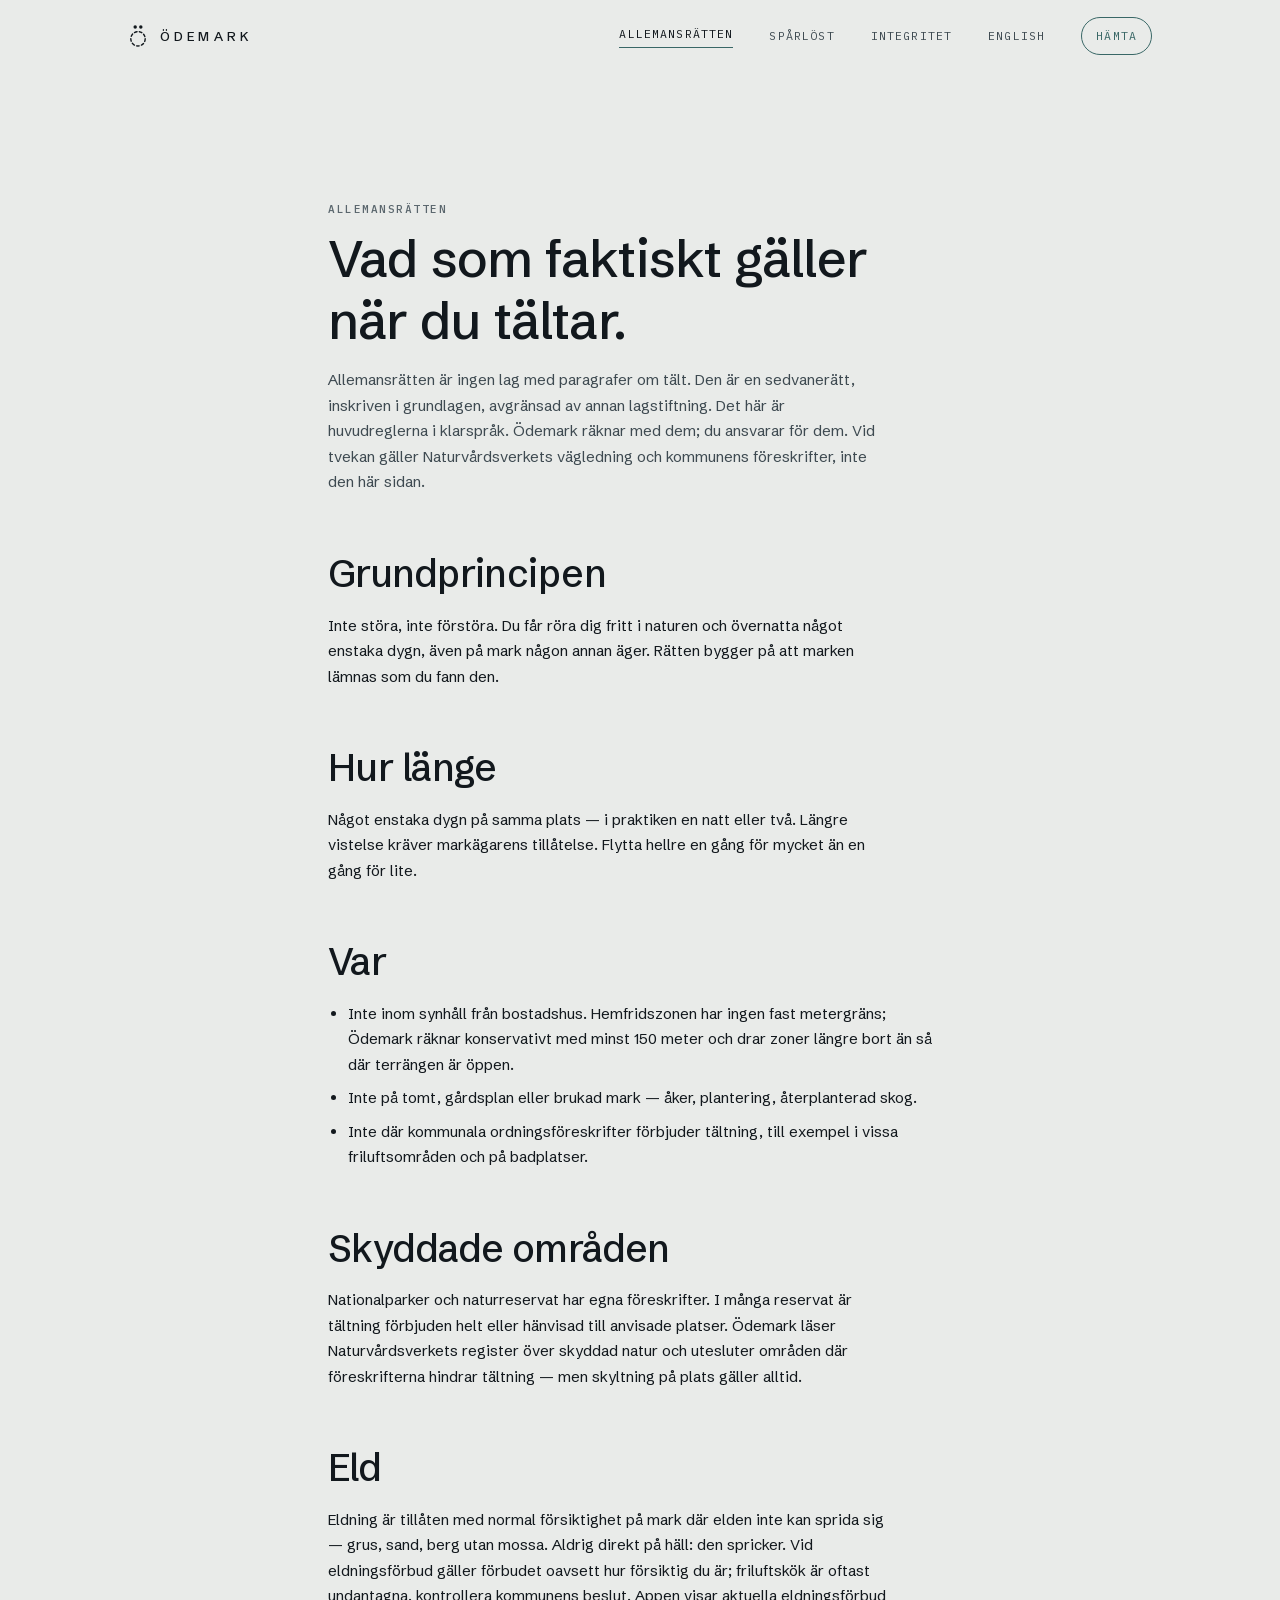
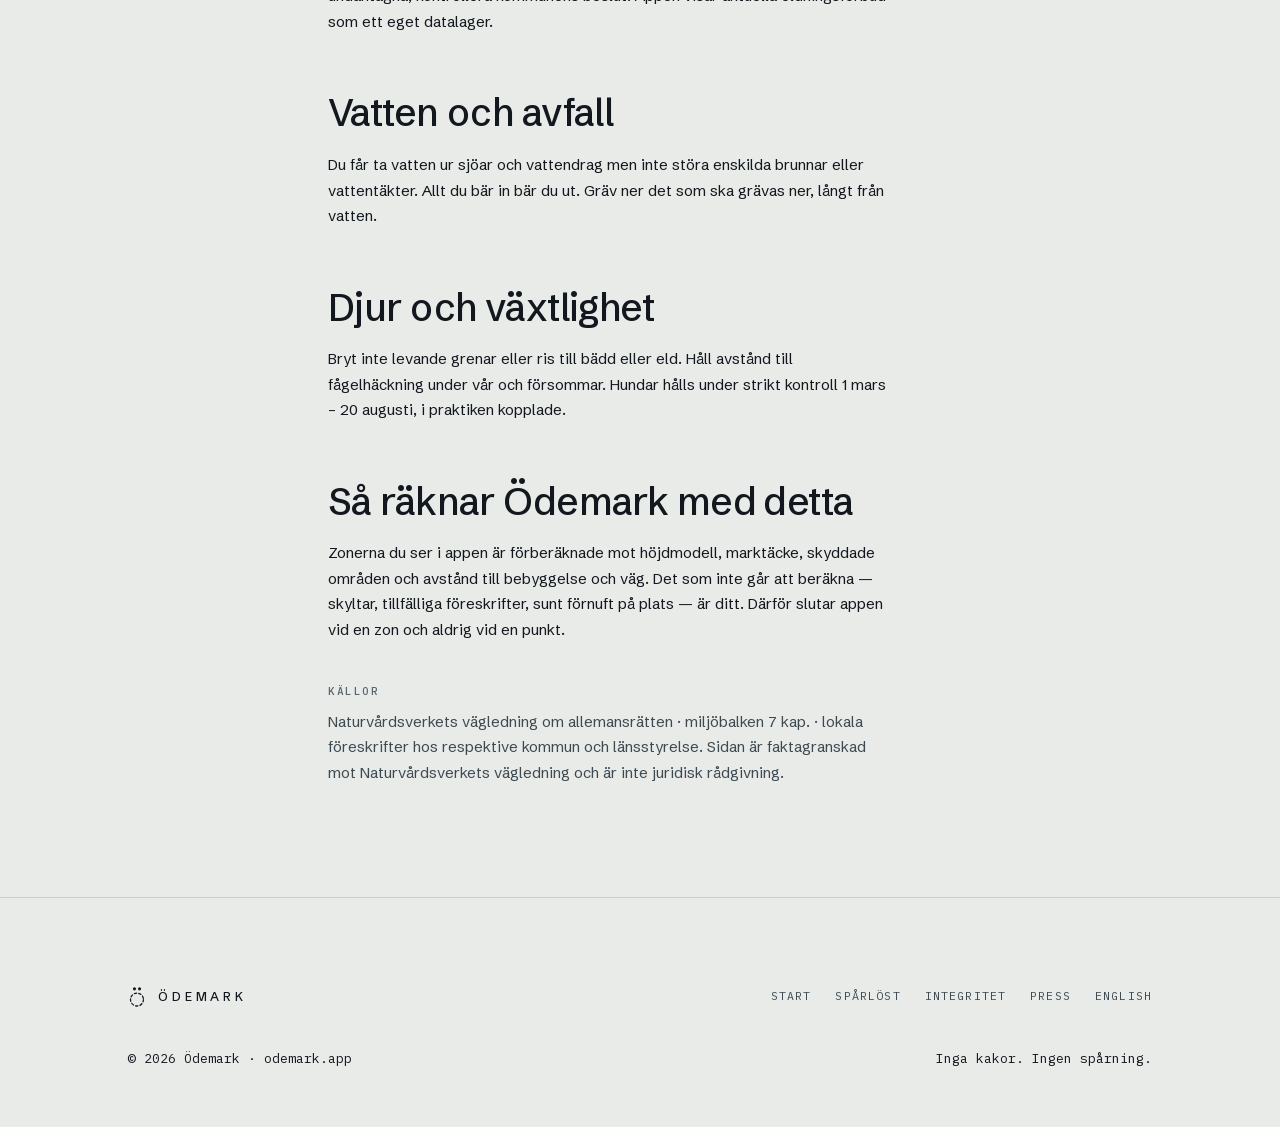
<file: allemansratten.html>
<!DOCTYPE html>
<html lang="sv">
<head>
<meta charset="utf-8">
<meta name="viewport" content="width=device-width, initial-scale=1">
<title>Allemansrätten i praktiken — vad som gäller när du tältar | Ödemark</title>
<meta name="description" content="Vad allemansrätten faktiskt tillåter när du tältar: hur länge, var, avstånd till hus, eldning, skyddade områden. Klarspråk, utan juridiska råd.">
<link rel="canonical" href="https://odemark.app/allemansratten.html">
<link rel="alternate" hreflang="sv" href="https://odemark.app/allemansratten.html">
<link rel="alternate" hreflang="en" href="https://odemark.app/en/allemansratten.html">
<meta name="color-scheme" content="dark light">
<meta name="theme-color" content="#0B0F13">
<link rel="icon" href="/img/odemark-app-icon.png">
<link rel="stylesheet" href="/css/fonts.css">
<link rel="stylesheet" href="/css/main.css?v=4">
</head>
<body>
<a class="skip" href="#main">Hoppa till innehållet</a>

<header class="nav is-scrolled">
  <div class="nav-inner">
    <a class="nav-brand" href="/" aria-label="Ödemark — start">
      <svg viewBox="0 0 64 76" aria-hidden="true"><circle cx="32" cy="47" r="23" fill="none" stroke="currentColor" stroke-width="4.5" stroke-dasharray="8.5 7.5" stroke-linecap="round"/><circle cx="23" cy="9" r="5.5" fill="currentColor"/><circle cx="41" cy="9" r="5.5" fill="currentColor"/></svg>
      <span>Ödemark</span>
    </a>
    <nav class="nav-links" id="nav-menu" aria-label="Huvudmeny">
      <a class="nav-link" href="/allemansratten.html" aria-current="page">Allemansrätten</a>
      <a class="nav-link" href="/sparlost.html">Spårlöst</a>
      <a class="nav-link" href="/integritet.html">Integritet</a>
      <a class="nav-link" href="/en/allemansratten.html" lang="en">English</a>
    </nav>
    <a class="nav-cta" href="/#hamta">Hämta</a>
    <button class="nav-toggle" aria-expanded="false" aria-controls="nav-menu" aria-label="Meny">
      <svg class="i-open" viewBox="0 0 20 20" aria-hidden="true"><g stroke="currentColor" stroke-width="1.8" stroke-linecap="round"><line x1="3" y1="7" x2="17" y2="7"/><line x1="3" y1="13" x2="17" y2="13"/></g></svg>
      <svg class="i-close" viewBox="0 0 20 20" aria-hidden="true"><g stroke="currentColor" stroke-width="1.8" stroke-linecap="round"><line x1="5" y1="5" x2="15" y2="15"/><line x1="15" y1="5" x2="5" y2="15"/></g></svg>
    </button>
  </div>
</header>

<main id="main" class="page">
  <div class="wrap prose" style="max-width:720px">
    <span class="caption">Allemansrätten</span>
    <h1>Vad som faktiskt gäller när du tältar.</h1>
    <p class="muted" style="margin-top:16px">Allemansrätten är ingen lag med paragrafer
    om tält. Den är en sedvanerätt, inskriven i grundlagen, avgränsad av annan
    lagstiftning. Det här är huvudreglerna i klarspråk. Ödemark räknar med dem;
    du ansvarar för dem. Vid tvekan gäller Naturvårdsverkets vägledning och
    kommunens föreskrifter, inte den här sidan.</p>

    <h2>Grundprincipen</h2>
    <p>Inte störa, inte förstöra. Du får röra dig fritt i naturen och övernatta
    något enstaka dygn, även på mark någon annan äger. Rätten bygger på att
    marken lämnas som du fann den.</p>

    <h2>Hur länge</h2>
    <p>Något enstaka dygn på samma plats — i praktiken en natt eller två. Längre
    vistelse kräver markägarens tillåtelse. Flytta hellre en gång för mycket än
    en gång för lite.</p>

    <h2>Var</h2>
    <ul>
      <li>Inte inom synhåll från bostadshus. Hemfridszonen har ingen fast
      metergräns; Ödemark räknar konservativt med minst 150 meter och drar
      zoner längre bort än så där terrängen är öppen.</li>
      <li>Inte på tomt, gårdsplan eller brukad mark — åker, plantering,
      återplanterad skog.</li>
      <li>Inte där kommunala ordningsföreskrifter förbjuder tältning, till
      exempel i vissa friluftsområden och på badplatser.</li>
    </ul>

    <h2>Skyddade områden</h2>
    <p>Nationalparker och naturreservat har egna föreskrifter. I många reservat
    är tältning förbjuden helt eller hänvisad till anvisade platser. Ödemark
    läser Naturvårdsverkets register över skyddad natur och utesluter områden
    där föreskrifterna hindrar tältning — men skyltning på plats gäller alltid.</p>

    <h2>Eld</h2>
    <p>Eldning är tillåten med normal försiktighet på mark där elden inte kan
    sprida sig — grus, sand, berg utan mossa. Aldrig direkt på häll: den
    spricker. Vid eldningsförbud gäller förbudet oavsett hur försiktig du är;
    friluftskök är oftast undantagna, kontrollera kommunens beslut. Appen visar
    aktuella eldningsförbud som ett eget datalager.</p>

    <h2>Vatten och avfall</h2>
    <p>Du får ta vatten ur sjöar och vattendrag men inte störa enskilda brunnar
    eller vattentäkter. Allt du bär in bär du ut. Gräv ner det som ska grävas
    ner, långt från vatten.</p>

    <h2>Djur och växtlighet</h2>
    <p>Bryt inte levande grenar eller ris till bädd eller eld. Håll avstånd till
    fågelhäckning under vår och försommar. Hundar hålls under strikt kontroll
    1 mars – 20 augusti, i praktiken kopplade.</p>

    <h2>Så räknar Ödemark med detta</h2>
    <p>Zonerna du ser i appen är förberäknade mot höjdmodell, marktäcke,
    skyddade områden och avstånd till bebyggelse och väg. Det som inte går att
    beräkna — skyltar, tillfälliga föreskrifter, sunt förnuft på plats — är
    ditt. Därför slutar appen vid en zon och aldrig vid en punkt.</p>

    <span class="caption">Källor</span>
    <p class="muted">Naturvårdsverkets vägledning om allemansrätten ·
    miljöbalken 7 kap. · lokala föreskrifter hos respektive kommun och
    länsstyrelse. Sidan är faktagranskad mot Naturvårdsverkets vägledning och
    är inte juridisk rådgivning.</p>
  </div>
</main>

<footer>
  <div class="wrap">
    <div class="foot-grid">
      <div class="foot-brand">
        <svg viewBox="0 0 64 76" aria-hidden="true"><circle cx="32" cy="47" r="23" fill="none" stroke="currentColor" stroke-width="4.5" stroke-dasharray="8.5 7.5" stroke-linecap="round"/><circle cx="23" cy="9" r="5.5" fill="currentColor"/><circle cx="41" cy="9" r="5.5" fill="currentColor"/></svg>
        <span>Ödemark</span>
      </div>
      <nav class="foot-links" aria-label="Sidfot">
        <a href="/">Start</a>
        <a href="/sparlost.html">Spårlöst</a>
        <a href="/integritet.html">Integritet</a>
        <a href="/press.html">Press</a>
        <a href="/en/allemansratten.html" lang="en">English</a>
      </nav>
    </div>
    <div class="foot-meta">
      <span class="data">© 2026 Ödemark · odemark.app</span>
      <span class="data">Inga kakor. Ingen spårning.</span>
    </div>
  </div>
</footer>
<script src="/js/main.js?v=4" defer></script>
</body>
</html>
</file>
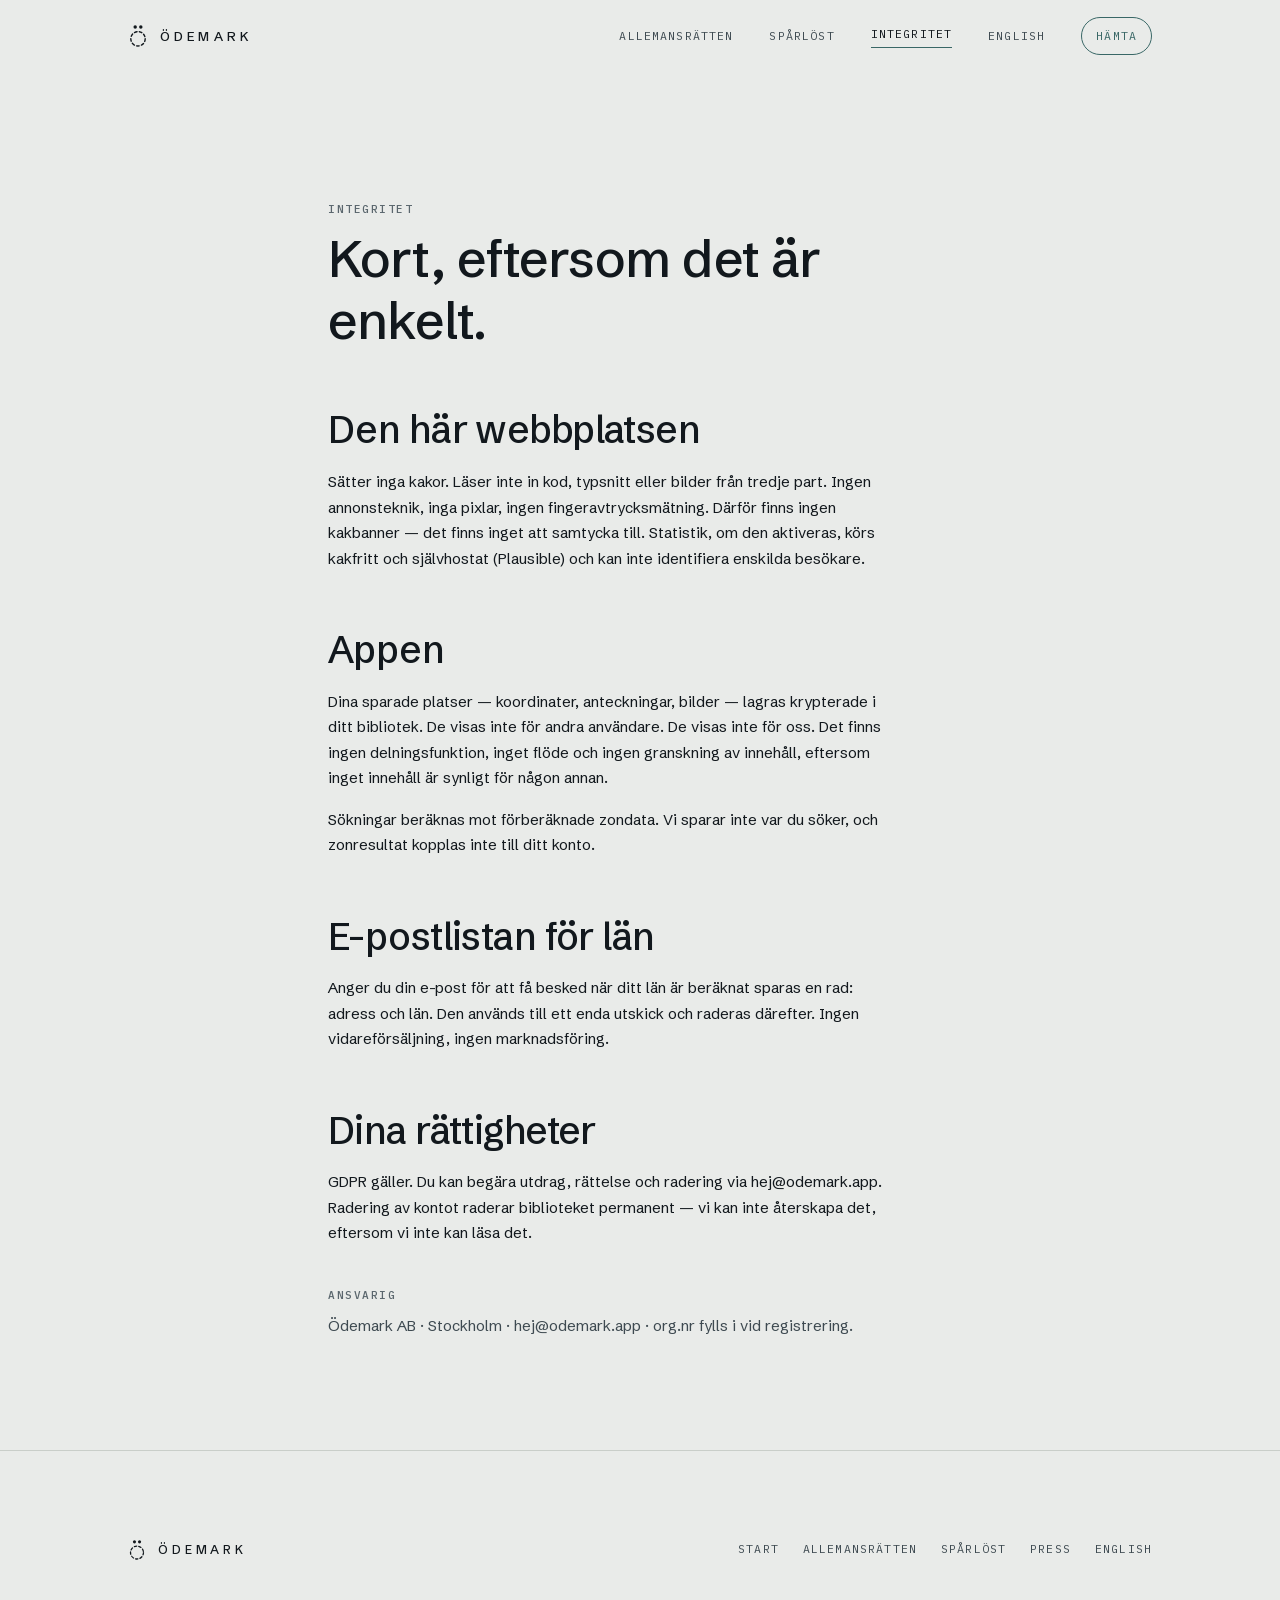
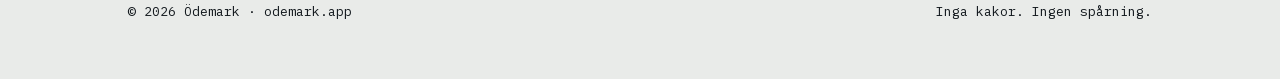
<file: integritet.html>
<!DOCTYPE html>
<html lang="sv">
<head>
<meta charset="utf-8">
<meta name="viewport" content="width=device-width, initial-scale=1">
<title>Integritet | Ödemark</title>
<meta name="description" content="Ödemarks integritetspolicy. Inga kakor, ingen tredjepartsspårning. Dina sparade platser är krypterade och syns inte för någon annan.">
<link rel="canonical" href="https://odemark.app/integritet.html">
<link rel="alternate" hreflang="sv" href="https://odemark.app/integritet.html">
<link rel="alternate" hreflang="en" href="https://odemark.app/en/privacy.html">
<meta name="color-scheme" content="dark light">
<meta name="theme-color" content="#0B0F13">
<link rel="icon" href="/img/odemark-app-icon.png">
<link rel="stylesheet" href="/css/fonts.css">
<link rel="stylesheet" href="/css/main.css?v=4">
</head>
<body>
<a class="skip" href="#main">Hoppa till innehållet</a>

<header class="nav is-scrolled">
  <div class="nav-inner">
    <a class="nav-brand" href="/" aria-label="Ödemark — start">
      <svg viewBox="0 0 64 76" aria-hidden="true"><circle cx="32" cy="47" r="23" fill="none" stroke="currentColor" stroke-width="4.5" stroke-dasharray="8.5 7.5" stroke-linecap="round"/><circle cx="23" cy="9" r="5.5" fill="currentColor"/><circle cx="41" cy="9" r="5.5" fill="currentColor"/></svg>
      <span>Ödemark</span>
    </a>
    <nav class="nav-links" id="nav-menu" aria-label="Huvudmeny">
      <a class="nav-link" href="/allemansratten.html">Allemansrätten</a>
      <a class="nav-link" href="/sparlost.html">Spårlöst</a>
      <a class="nav-link" href="/integritet.html" aria-current="page">Integritet</a>
      <a class="nav-link" href="/en/privacy.html" lang="en">English</a>
    </nav>
    <a class="nav-cta" href="/#hamta">Hämta</a>
    <button class="nav-toggle" aria-expanded="false" aria-controls="nav-menu" aria-label="Meny">
      <svg class="i-open" viewBox="0 0 20 20" aria-hidden="true"><g stroke="currentColor" stroke-width="1.8" stroke-linecap="round"><line x1="3" y1="7" x2="17" y2="7"/><line x1="3" y1="13" x2="17" y2="13"/></g></svg>
      <svg class="i-close" viewBox="0 0 20 20" aria-hidden="true"><g stroke="currentColor" stroke-width="1.8" stroke-linecap="round"><line x1="5" y1="5" x2="15" y2="15"/><line x1="15" y1="5" x2="5" y2="15"/></g></svg>
    </button>
  </div>
</header>

<main id="main" class="page">
  <div class="wrap prose" style="max-width:720px">
    <span class="caption">Integritet</span>
    <h1>Kort, eftersom det är enkelt.</h1>

    <h2>Den här webbplatsen</h2>
    <p>Sätter inga kakor. Läser inte in kod, typsnitt eller bilder från tredje
    part. Ingen annonsteknik, inga pixlar, ingen fingeravtrycksmätning. Därför
    finns ingen kakbanner — det finns inget att samtycka till. Statistik, om
    den aktiveras, körs kakfritt och självhostat (Plausible) och kan inte
    identifiera enskilda besökare.</p>

    <h2>Appen</h2>
    <p>Dina sparade platser — koordinater, anteckningar, bilder — lagras
    krypterade i ditt bibliotek. De visas inte för andra användare. De visas
    inte för oss. Det finns ingen delningsfunktion, inget flöde och ingen
    granskning av innehåll, eftersom inget innehåll är synligt för någon annan.</p>
    <p>Sökningar beräknas mot förberäknade zondata. Vi sparar inte var du
    söker, och zonresultat kopplas inte till ditt konto.</p>

    <h2>E-postlistan för län</h2>
    <p>Anger du din e-post för att få besked när ditt län är beräknat sparas en
    rad: adress och län. Den används till ett enda utskick och raderas därefter.
    Ingen vidareförsäljning, ingen marknadsföring.</p>

    <h2>Dina rättigheter</h2>
    <p>GDPR gäller. Du kan begära utdrag, rättelse och radering via
    hej@odemark.app. Radering av kontot raderar biblioteket permanent — vi kan
    inte återskapa det, eftersom vi inte kan läsa det.</p>

    <span class="caption">Ansvarig</span>
    <p class="muted">Ödemark AB · Stockholm · hej@odemark.app ·
    org.nr fylls i vid registrering.</p>
  </div>
</main>

<footer>
  <div class="wrap">
    <div class="foot-grid">
      <div class="foot-brand">
        <svg viewBox="0 0 64 76" aria-hidden="true"><circle cx="32" cy="47" r="23" fill="none" stroke="currentColor" stroke-width="4.5" stroke-dasharray="8.5 7.5" stroke-linecap="round"/><circle cx="23" cy="9" r="5.5" fill="currentColor"/><circle cx="41" cy="9" r="5.5" fill="currentColor"/></svg>
        <span>Ödemark</span>
      </div>
      <nav class="foot-links" aria-label="Sidfot">
        <a href="/">Start</a>
        <a href="/allemansratten.html">Allemansrätten</a>
        <a href="/sparlost.html">Spårlöst</a>
        <a href="/press.html">Press</a>
        <a href="/en/privacy.html" lang="en">English</a>
      </nav>
    </div>
    <div class="foot-meta">
      <span class="data">© 2026 Ödemark · odemark.app</span>
      <span class="data">Inga kakor. Ingen spårning.</span>
    </div>
  </div>
</footer>
<script src="/js/main.js?v=4" defer></script>
</body>
</html>
</file>
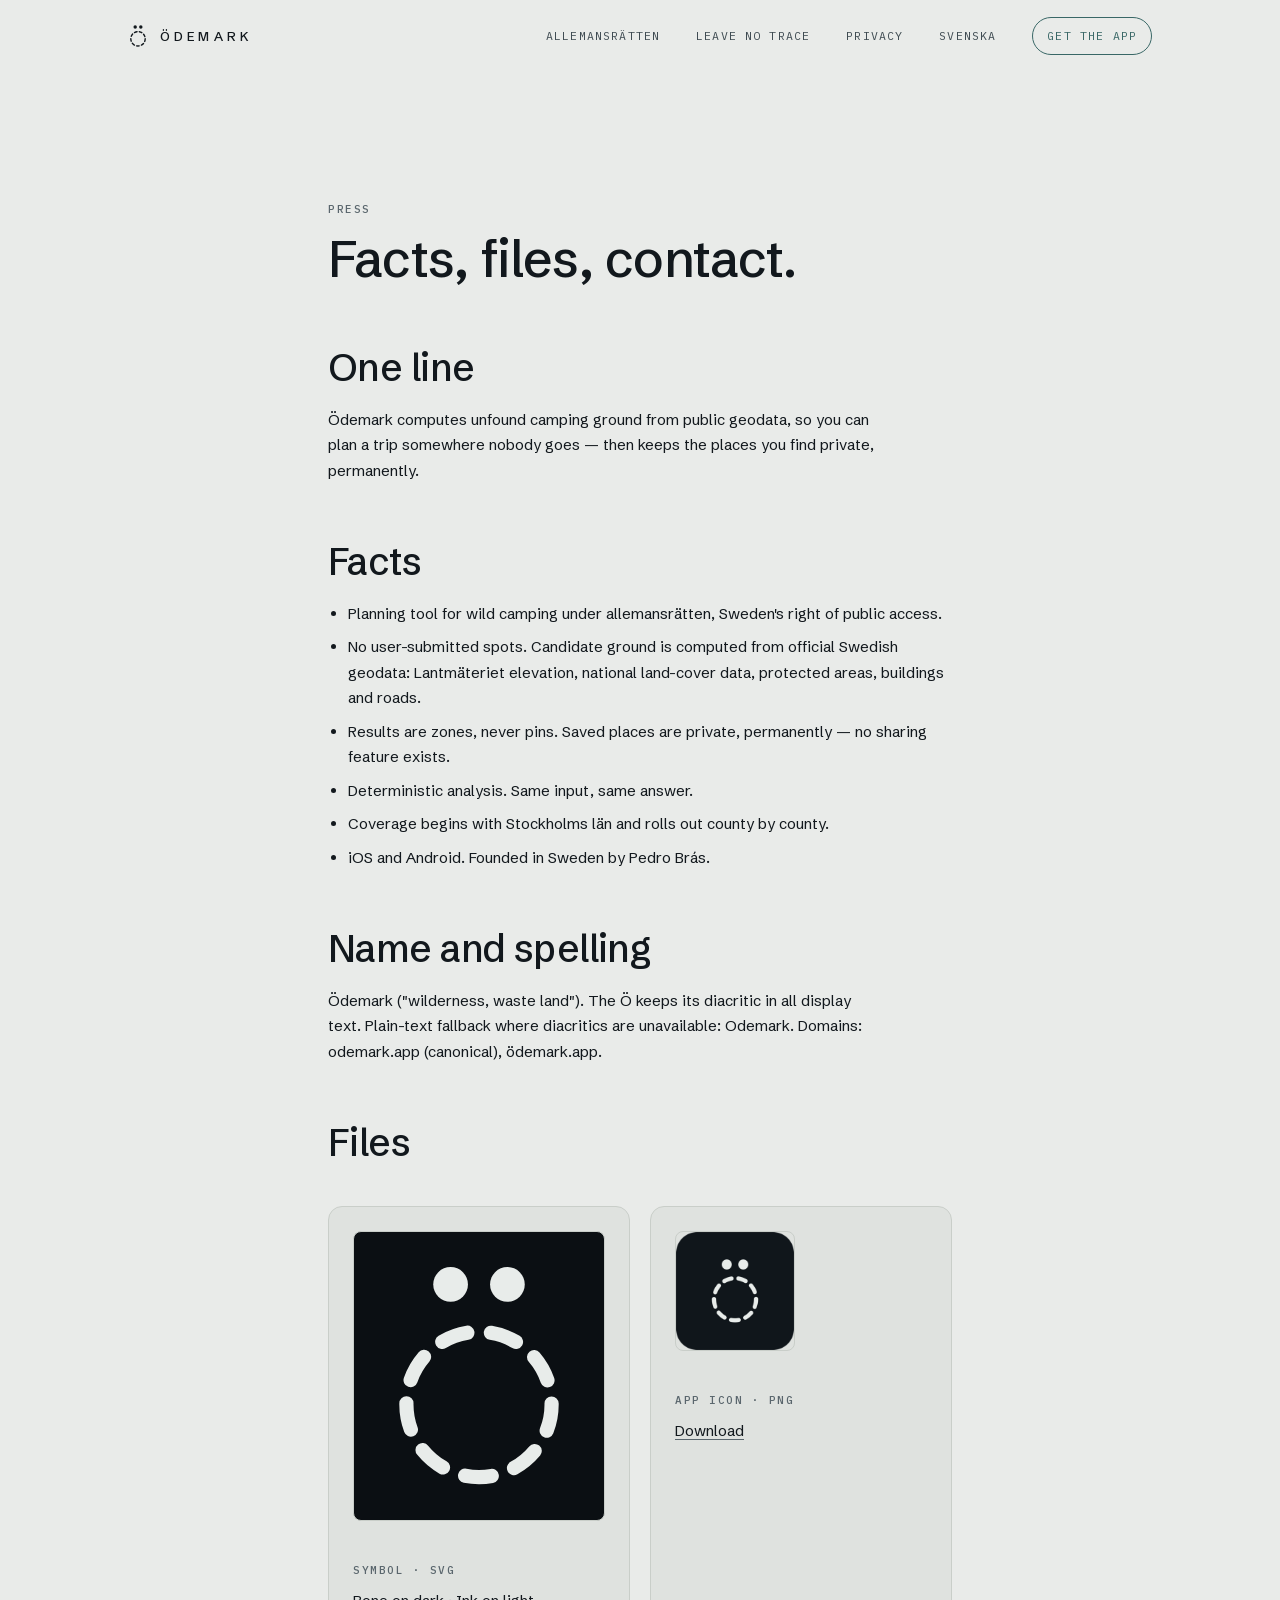
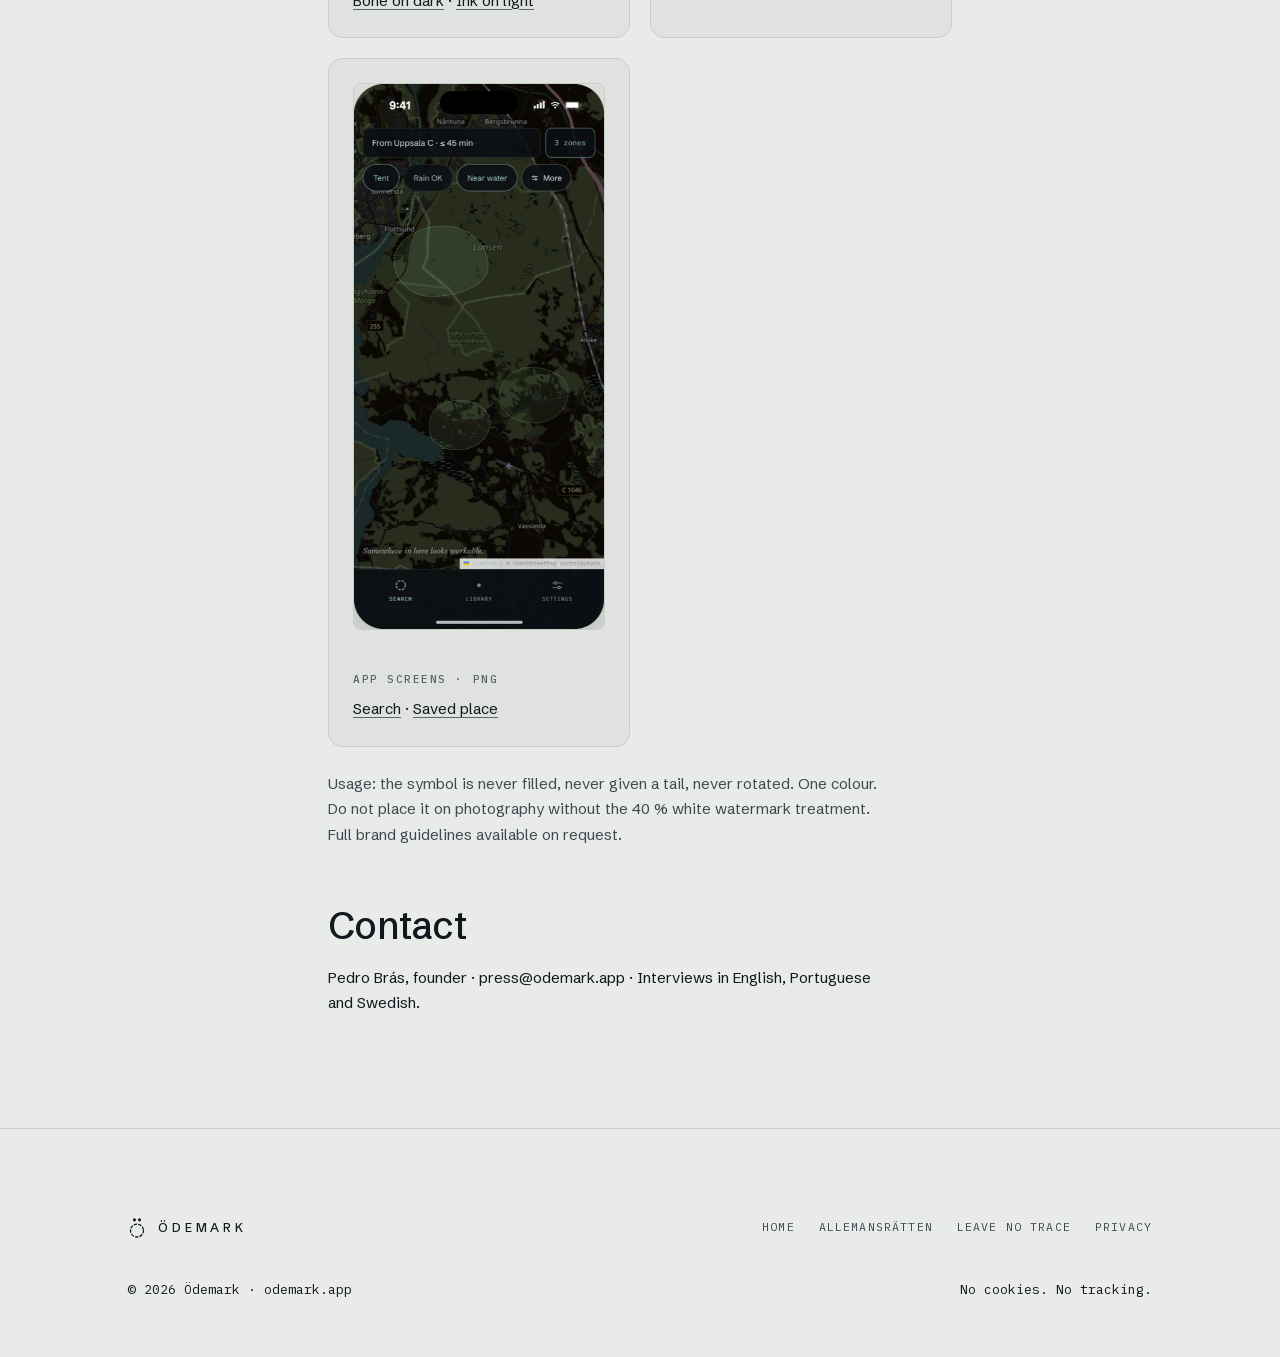
<file: press.html>
<!DOCTYPE html>
<html lang="en">
<head>
<meta charset="utf-8">
<meta name="viewport" content="width=device-width, initial-scale=1">
<title>Press kit | Ödemark</title>
<meta name="description" content="Ödemark press kit: what the product is, the one-line, symbol and wordmark files, app screens, and founder contact.">
<link rel="canonical" href="https://odemark.app/press.html">
<meta name="color-scheme" content="dark light">
<meta name="theme-color" content="#0B0F13">
<link rel="icon" href="/img/odemark-app-icon.png">
<link rel="stylesheet" href="/css/fonts.css">
<link rel="stylesheet" href="/css/main.css?v=4">
</head>
<body>
<a class="skip" href="#main">Skip to content</a>

<header class="nav is-scrolled">
  <div class="nav-inner">
    <a class="nav-brand" href="/en/" aria-label="Ödemark — home">
      <svg viewBox="0 0 64 76" aria-hidden="true"><circle cx="32" cy="47" r="23" fill="none" stroke="currentColor" stroke-width="4.5" stroke-dasharray="8.5 7.5" stroke-linecap="round"/><circle cx="23" cy="9" r="5.5" fill="currentColor"/><circle cx="41" cy="9" r="5.5" fill="currentColor"/></svg>
      <span>Ödemark</span>
    </a>
    <nav class="nav-links" id="nav-menu" aria-label="Main menu">
      <a class="nav-link" href="/en/allemansratten.html">Allemansrätten</a>
      <a class="nav-link" href="/en/leave-no-trace.html">Leave no trace</a>
      <a class="nav-link" href="/en/privacy.html">Privacy</a>
      <a class="nav-link" href="/" lang="sv">Svenska</a>
    </nav>
    <a class="nav-cta" href="/en/#get">Get the app</a>
    <button class="nav-toggle" aria-expanded="false" aria-controls="nav-menu" aria-label="Menu">
      <svg class="i-open" viewBox="0 0 20 20" aria-hidden="true"><g stroke="currentColor" stroke-width="1.8" stroke-linecap="round"><line x1="3" y1="7" x2="17" y2="7"/><line x1="3" y1="13" x2="17" y2="13"/></g></svg>
      <svg class="i-close" viewBox="0 0 20 20" aria-hidden="true"><g stroke="currentColor" stroke-width="1.8" stroke-linecap="round"><line x1="5" y1="5" x2="15" y2="15"/><line x1="15" y1="5" x2="5" y2="15"/></g></svg>
    </button>
  </div>
</header>

<main id="main" class="page">
  <div class="wrap prose" style="max-width:720px">
    <span class="caption">Press</span>
    <h1>Facts, files, contact.</h1>

    <h2>One line</h2>
    <p>Ödemark computes unfound camping ground from public geodata, so you can
    plan a trip somewhere nobody goes — then keeps the places you find private,
    permanently.</p>

    <h2>Facts</h2>
    <ul>
      <li>Planning tool for wild camping under allemansrätten, Sweden's right of public access.</li>
      <li>No user-submitted spots. Candidate ground is computed from official Swedish geodata: Lantmäteriet elevation, national land-cover data, protected areas, buildings and roads.</li>
      <li>Results are zones, never pins. Saved places are private, permanently — no sharing feature exists.</li>
      <li>Deterministic analysis. Same input, same answer.</li>
      <li>Coverage begins with Stockholms län and rolls out county by county.</li>
      <li>iOS and Android. Founded in Sweden by Pedro Brás.</li>
    </ul>

    <h2>Name and spelling</h2>
    <p>Ödemark ("wilderness, waste land"). The Ö keeps its diacritic in all
    display text. Plain-text fallback where diacritics are unavailable:
    Odemark. Domains: odemark.app (canonical), ödemark.app.</p>

    <h2>Files</h2>
    <div class="press-grid">
      <div class="press-item">
        <img src="/img/odemark-symbol-bone.svg" alt="Ödemark symbol: dashed ring below two solid points" style="background:#0B0F13; padding:24px">
        <span class="caption">Symbol · SVG</span>
        <p style="margin:8px 0 0"><a href="/img/odemark-symbol-bone.svg" download>Bone on dark</a> · <a href="/img/odemark-symbol-ink.svg" download>Ink on light</a></p>
      </div>
      <div class="press-item">
        <img src="/img/odemark-app-icon.png" alt="Ödemark app icon" style="max-width:120px">
        <span class="caption">App icon · PNG</span>
        <p style="margin:8px 0 0"><a href="/img/odemark-app-icon.png" download>Download</a></p>
      </div>
      <div class="press-item">
        <img src="/img/02-search.png" alt="App screen: search view with computed zones" >
        <span class="caption">App screens · PNG</span>
        <p style="margin:8px 0 0"><a href="/img/02-search.png" download>Search</a> · <a href="/img/07-spot-detail.png" download>Saved place</a></p>
      </div>
    </div>
    <p class="muted" style="margin-top:24px">Usage: the symbol is never filled, never
    given a tail, never rotated. One colour. Do not place it on photography
    without the 40 % white watermark treatment. Full brand guidelines available
    on request.</p>

    <h2>Contact</h2>
    <p>Pedro Brás, founder · press@odemark.app · Interviews in English,
    Portuguese and Swedish.</p>
  </div>
</main>

<footer>
  <div class="wrap">
    <div class="foot-grid">
      <div class="foot-brand">
        <svg viewBox="0 0 64 76" aria-hidden="true"><circle cx="32" cy="47" r="23" fill="none" stroke="currentColor" stroke-width="4.5" stroke-dasharray="8.5 7.5" stroke-linecap="round"/><circle cx="23" cy="9" r="5.5" fill="currentColor"/><circle cx="41" cy="9" r="5.5" fill="currentColor"/></svg>
        <span>Ödemark</span>
      </div>
      <nav class="foot-links" aria-label="Footer">
        <a href="/en/">Home</a>
        <a href="/en/allemansratten.html">Allemansrätten</a>
        <a href="/en/leave-no-trace.html">Leave no trace</a>
        <a href="/en/privacy.html">Privacy</a>
      </nav>
    </div>
    <div class="foot-meta">
      <span class="data">© 2026 Ödemark · odemark.app</span>
      <span class="data">No cookies. No tracking.</span>
    </div>
  </div>
</footer>
<script src="/js/main.js?v=4" defer></script>
</body>
</html>
</file>
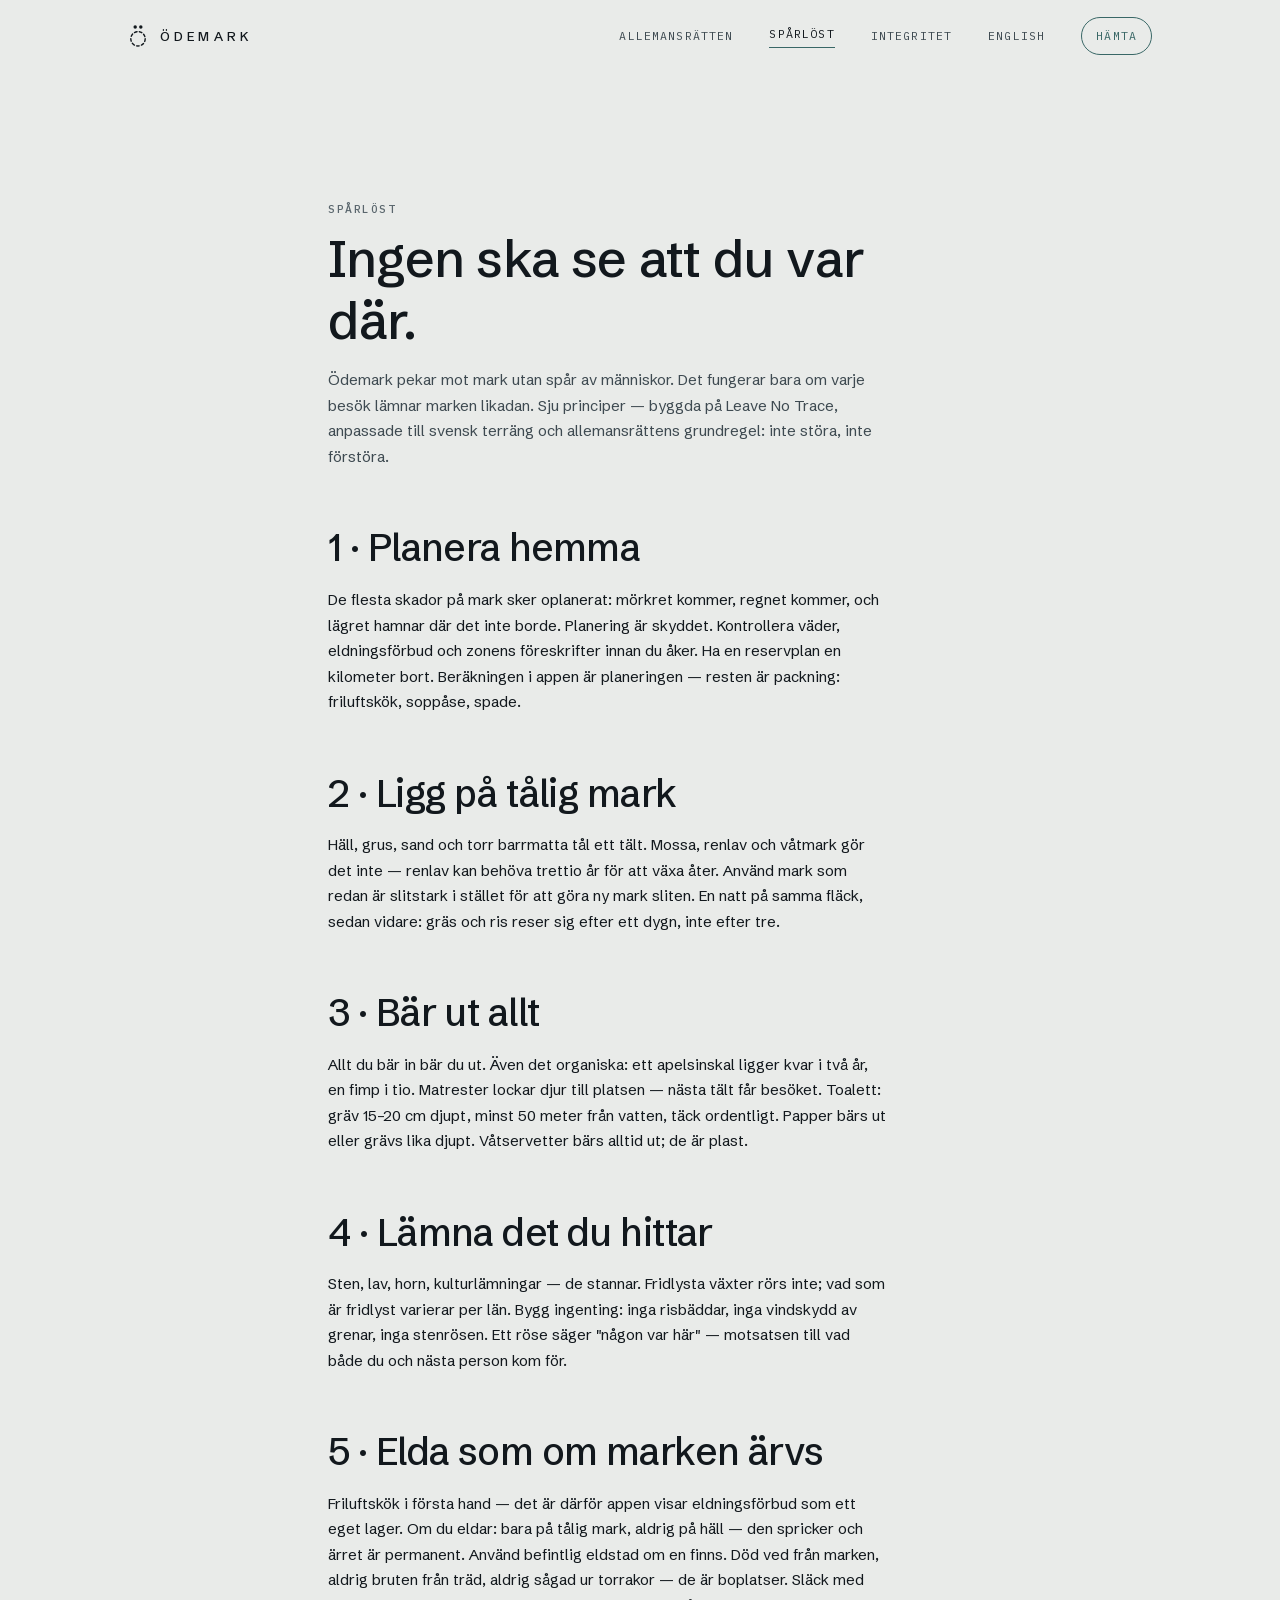
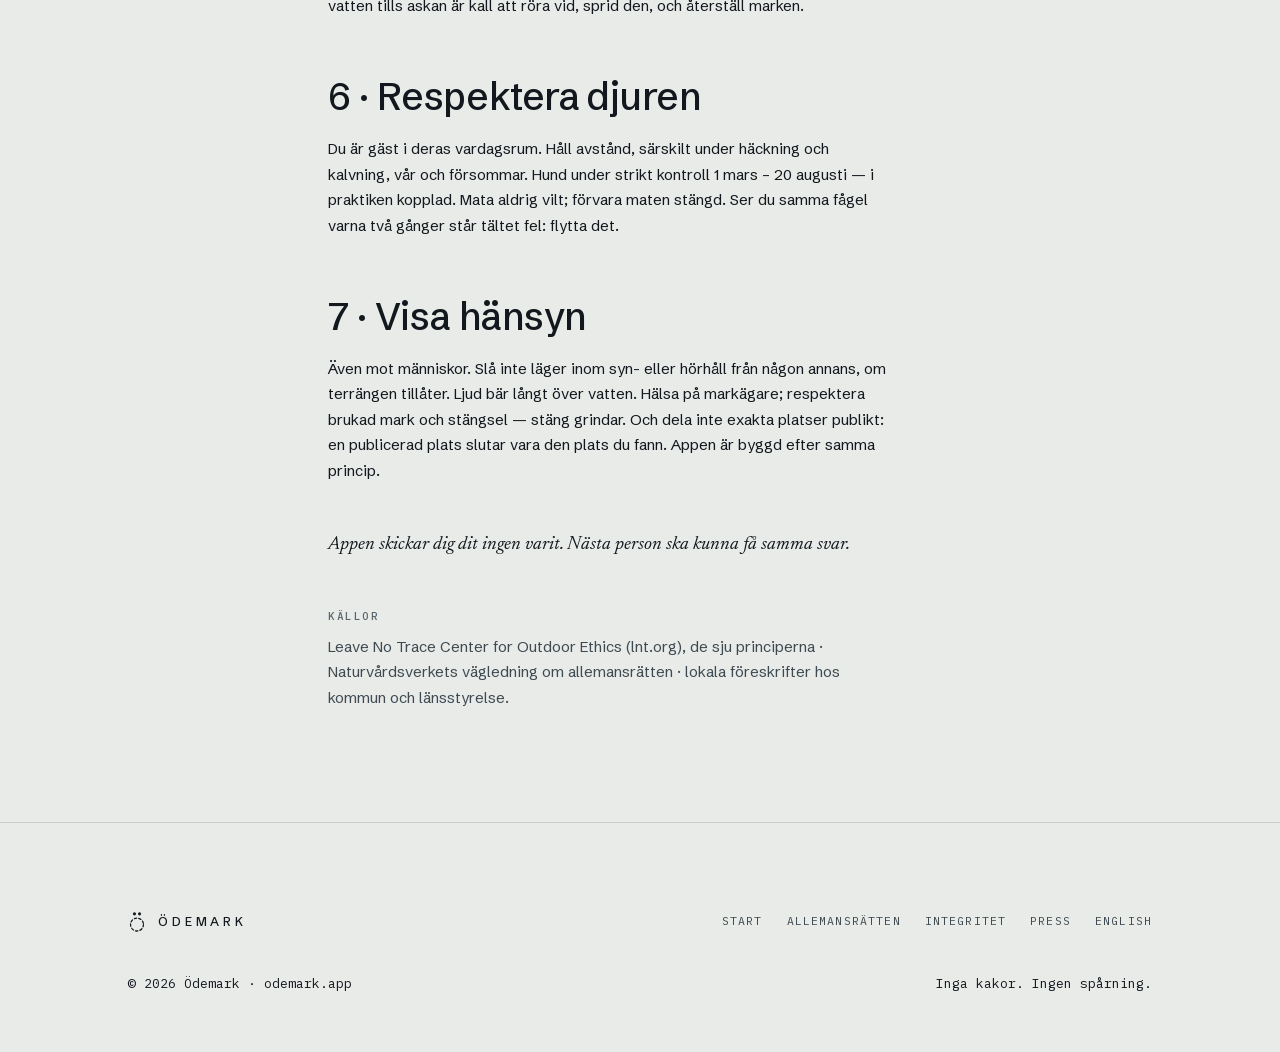
<file: sparlost.html>
<!DOCTYPE html>
<html lang="sv">
<head>
<meta charset="utf-8">
<meta name="viewport" content="width=device-width, initial-scale=1">
<title>Spårlöst — sju principer för att inte lämna spår | Ödemark</title>
<meta name="description" content="Ödemark skickar dig till mark utan spår av människor. Det fungerar bara om varje besök lämnar den likadan. Sju principer för spårlöst friluftsliv, anpassade till svensk terräng.">
<link rel="canonical" href="https://odemark.app/sparlost.html">
<link rel="alternate" hreflang="sv" href="https://odemark.app/sparlost.html">
<link rel="alternate" hreflang="en" href="https://odemark.app/en/leave-no-trace.html">
<meta name="color-scheme" content="dark light">
<meta name="theme-color" content="#0B0F13">
<link rel="icon" href="/img/odemark-app-icon.png">
<link rel="stylesheet" href="/css/fonts.css">
<link rel="stylesheet" href="/css/main.css?v=4">
</head>
<body>
<a class="skip" href="#main">Hoppa till innehållet</a>

<header class="nav is-scrolled">
  <div class="nav-inner">
    <a class="nav-brand" href="/" aria-label="Ödemark — start">
      <svg viewBox="0 0 64 76" aria-hidden="true"><circle cx="32" cy="47" r="23" fill="none" stroke="currentColor" stroke-width="4.5" stroke-dasharray="8.5 7.5" stroke-linecap="round"/><circle cx="23" cy="9" r="5.5" fill="currentColor"/><circle cx="41" cy="9" r="5.5" fill="currentColor"/></svg>
      <span>Ödemark</span>
    </a>
    <nav class="nav-links" id="nav-menu" aria-label="Huvudmeny">
      <a class="nav-link" href="/allemansratten.html">Allemansrätten</a>
      <a class="nav-link" href="/sparlost.html" aria-current="page">Spårlöst</a>
      <a class="nav-link" href="/integritet.html">Integritet</a>
      <a class="nav-link" href="/en/leave-no-trace.html" lang="en">English</a>
    </nav>
    <a class="nav-cta" href="/#hamta">Hämta</a>
    <button class="nav-toggle" aria-expanded="false" aria-controls="nav-menu" aria-label="Meny">
      <svg class="i-open" viewBox="0 0 20 20" aria-hidden="true"><g stroke="currentColor" stroke-width="1.8" stroke-linecap="round"><line x1="3" y1="7" x2="17" y2="7"/><line x1="3" y1="13" x2="17" y2="13"/></g></svg>
      <svg class="i-close" viewBox="0 0 20 20" aria-hidden="true"><g stroke="currentColor" stroke-width="1.8" stroke-linecap="round"><line x1="5" y1="5" x2="15" y2="15"/><line x1="15" y1="5" x2="5" y2="15"/></g></svg>
    </button>
  </div>
</header>

<main id="main" class="page">
  <div class="wrap prose" style="max-width:720px">
    <span class="caption">Spårlöst</span>
    <h1>Ingen ska se att du var där.</h1>
    <p class="muted" style="margin-top:16px">Ödemark pekar mot mark utan spår av
    människor. Det fungerar bara om varje besök lämnar marken likadan. Sju
    principer — byggda på Leave No Trace, anpassade till svensk terräng och
    allemansrättens grundregel: inte störa, inte förstöra.</p>

    <h2>1 · Planera hemma</h2>
    <p>De flesta skador på mark sker oplanerat: mörkret kommer, regnet kommer,
    och lägret hamnar där det inte borde. Planering är skyddet. Kontrollera
    väder, eldningsförbud och zonens föreskrifter innan du åker. Ha en reservplan
    en kilometer bort. Beräkningen i appen är planeringen — resten är packning:
    friluftskök, soppåse, spade.</p>

    <h2>2 · Ligg på tålig mark</h2>
    <p>Häll, grus, sand och torr barrmatta tål ett tält. Mossa, renlav och
    våtmark gör det inte — renlav kan behöva trettio år för att växa åter.
    Använd mark som redan är slitstark i stället för att göra ny mark sliten.
    En natt på samma fläck, sedan vidare: gräs och ris reser sig efter ett dygn,
    inte efter tre.</p>

    <h2>3 · Bär ut allt</h2>
    <p>Allt du bär in bär du ut. Även det organiska: ett apelsinskal ligger kvar
    i två år, en fimp i tio. Matrester lockar djur till platsen — nästa tält får
    besöket. Toalett: gräv 15–20 cm djupt, minst 50 meter från vatten, täck
    ordentligt. Papper bärs ut eller grävs lika djupt. Våtservetter bärs alltid
    ut; de är plast.</p>

    <h2>4 · Lämna det du hittar</h2>
    <p>Sten, lav, horn, kulturlämningar — de stannar. Fridlysta växter rörs
    inte; vad som är fridlyst varierar per län. Bygg ingenting: inga risbäddar,
    inga vindskydd av grenar, inga stenrösen. Ett röse säger "någon var här" —
    motsatsen till vad både du och nästa person kom för.</p>

    <h2>5 · Elda som om marken ärvs</h2>
    <p>Friluftskök i första hand — det är därför appen visar eldningsförbud
    som ett eget lager. Om du eldar: bara på tålig mark, aldrig på häll — den
    spricker och ärret är permanent. Använd befintlig eldstad om en finns. Död
    ved från marken, aldrig bruten från träd, aldrig sågad ur torrakor — de är
    boplatser. Släck med vatten tills askan är kall att röra vid, sprid den,
    och återställ marken.</p>

    <h2>6 · Respektera djuren</h2>
    <p>Du är gäst i deras vardagsrum. Håll avstånd, särskilt under häckning och
    kalvning, vår och försommar. Hund under strikt kontroll 1 mars – 20 augusti
    — i praktiken kopplad. Mata aldrig vilt; förvara maten stängd. Ser du samma
    fågel varna två gånger står tältet fel: flytta det.</p>

    <h2>7 · Visa hänsyn</h2>
    <p>Även mot människor. Slå inte läger inom syn- eller hörhåll från någon
    annans, om terrängen tillåter. Ljud bär långt över vatten. Hälsa på
    markägare; respektera brukad mark och stängsel — stäng grindar. Och dela
    inte exakta platser publikt: en publicerad plats slutar vara den plats du
    fann. Appen är byggd efter samma princip.</p>

    <p class="quiet" style="margin:48px 0">Appen skickar dig dit ingen varit.
    Nästa person ska kunna få samma svar.</p>

    <span class="caption">Källor</span>
    <p class="muted">Leave No Trace Center for Outdoor Ethics (lnt.org), de sju
    principerna · Naturvårdsverkets vägledning om allemansrätten · lokala
    föreskrifter hos kommun och länsstyrelse.</p>
  </div>
</main>

<footer>
  <div class="wrap">
    <div class="foot-grid">
      <div class="foot-brand">
        <svg viewBox="0 0 64 76" aria-hidden="true"><circle cx="32" cy="47" r="23" fill="none" stroke="currentColor" stroke-width="4.5" stroke-dasharray="8.5 7.5" stroke-linecap="round"/><circle cx="23" cy="9" r="5.5" fill="currentColor"/><circle cx="41" cy="9" r="5.5" fill="currentColor"/></svg>
        <span>Ödemark</span>
      </div>
      <nav class="foot-links" aria-label="Sidfot">
        <a href="/">Start</a>
        <a href="/allemansratten.html">Allemansrätten</a>
        <a href="/integritet.html">Integritet</a>
        <a href="/press.html">Press</a>
        <a href="/en/leave-no-trace.html" lang="en">English</a>
      </nav>
    </div>
    <div class="foot-meta">
      <span class="data">© 2026 Ödemark · odemark.app</span>
      <span class="data">Inga kakor. Ingen spårning.</span>
    </div>
  </div>
</footer>
<script src="/js/main.js?v=4" defer></script>
</body>
</html>
</file>
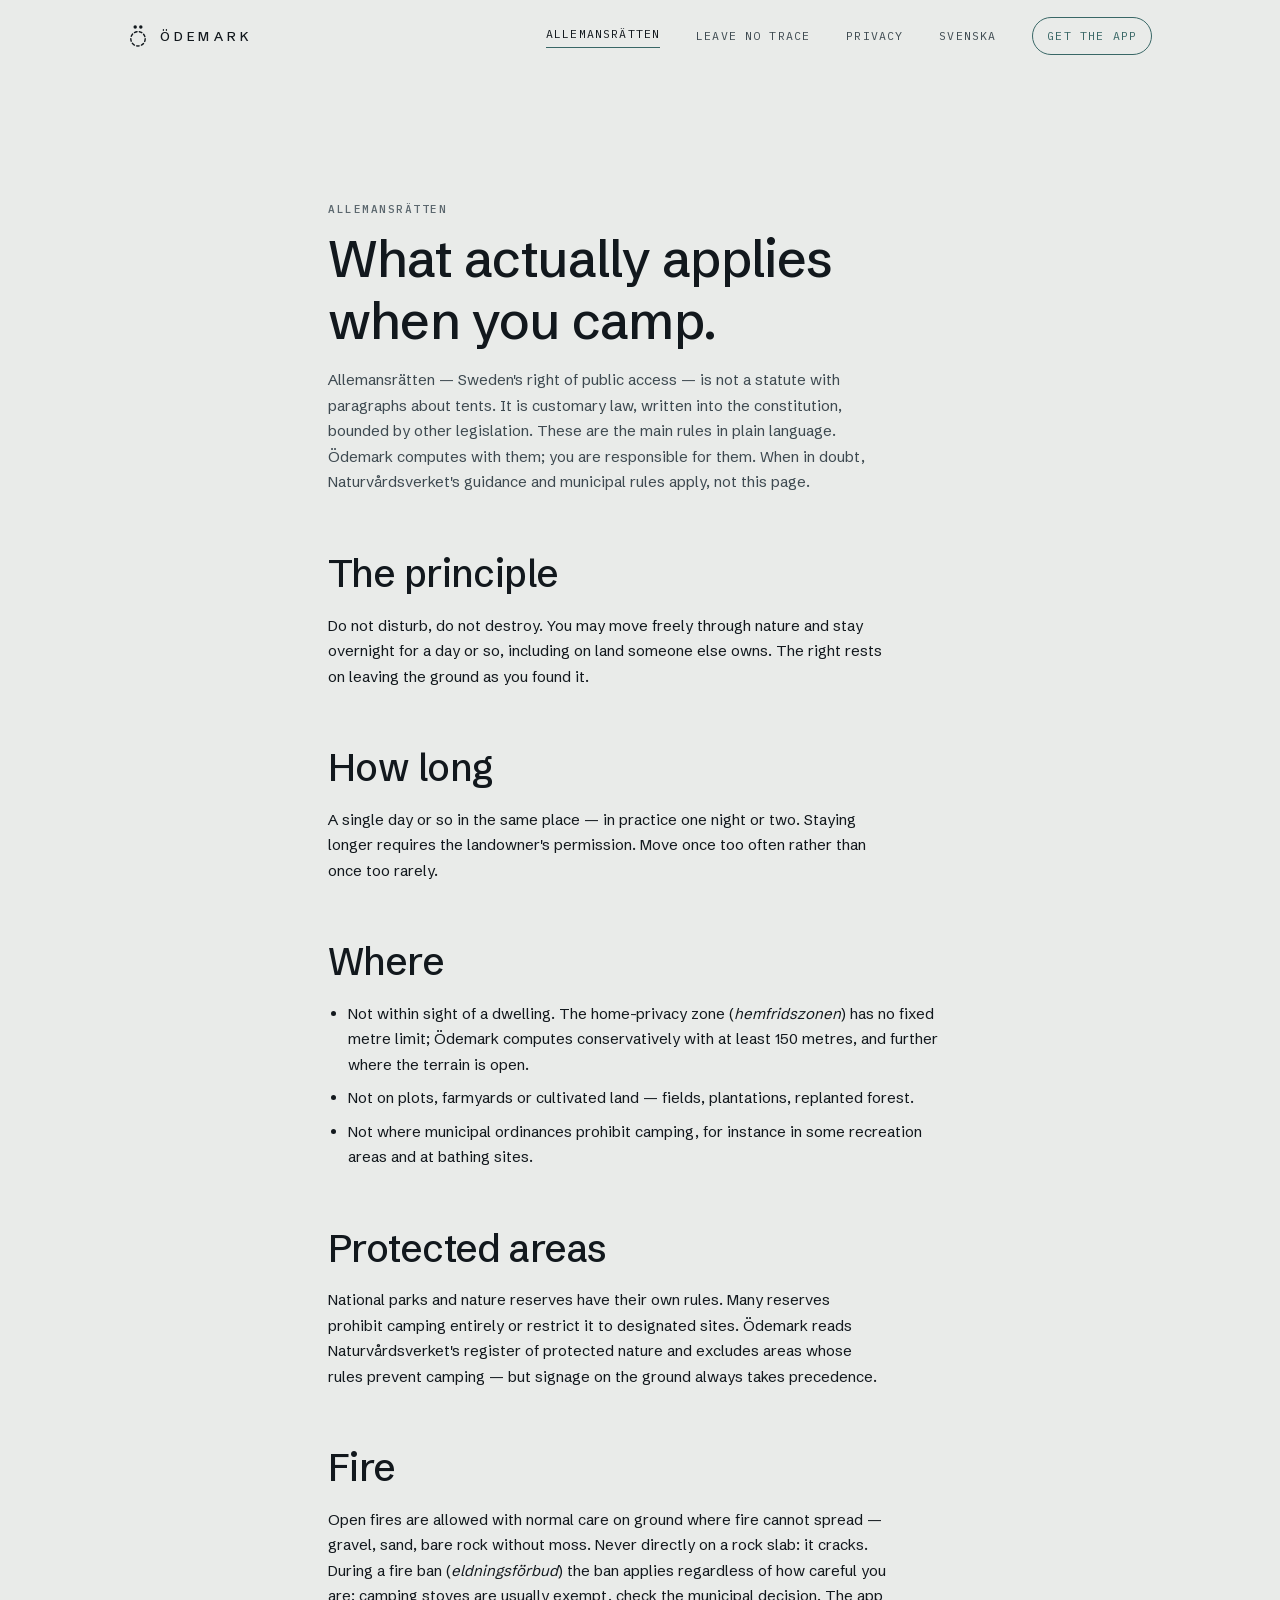
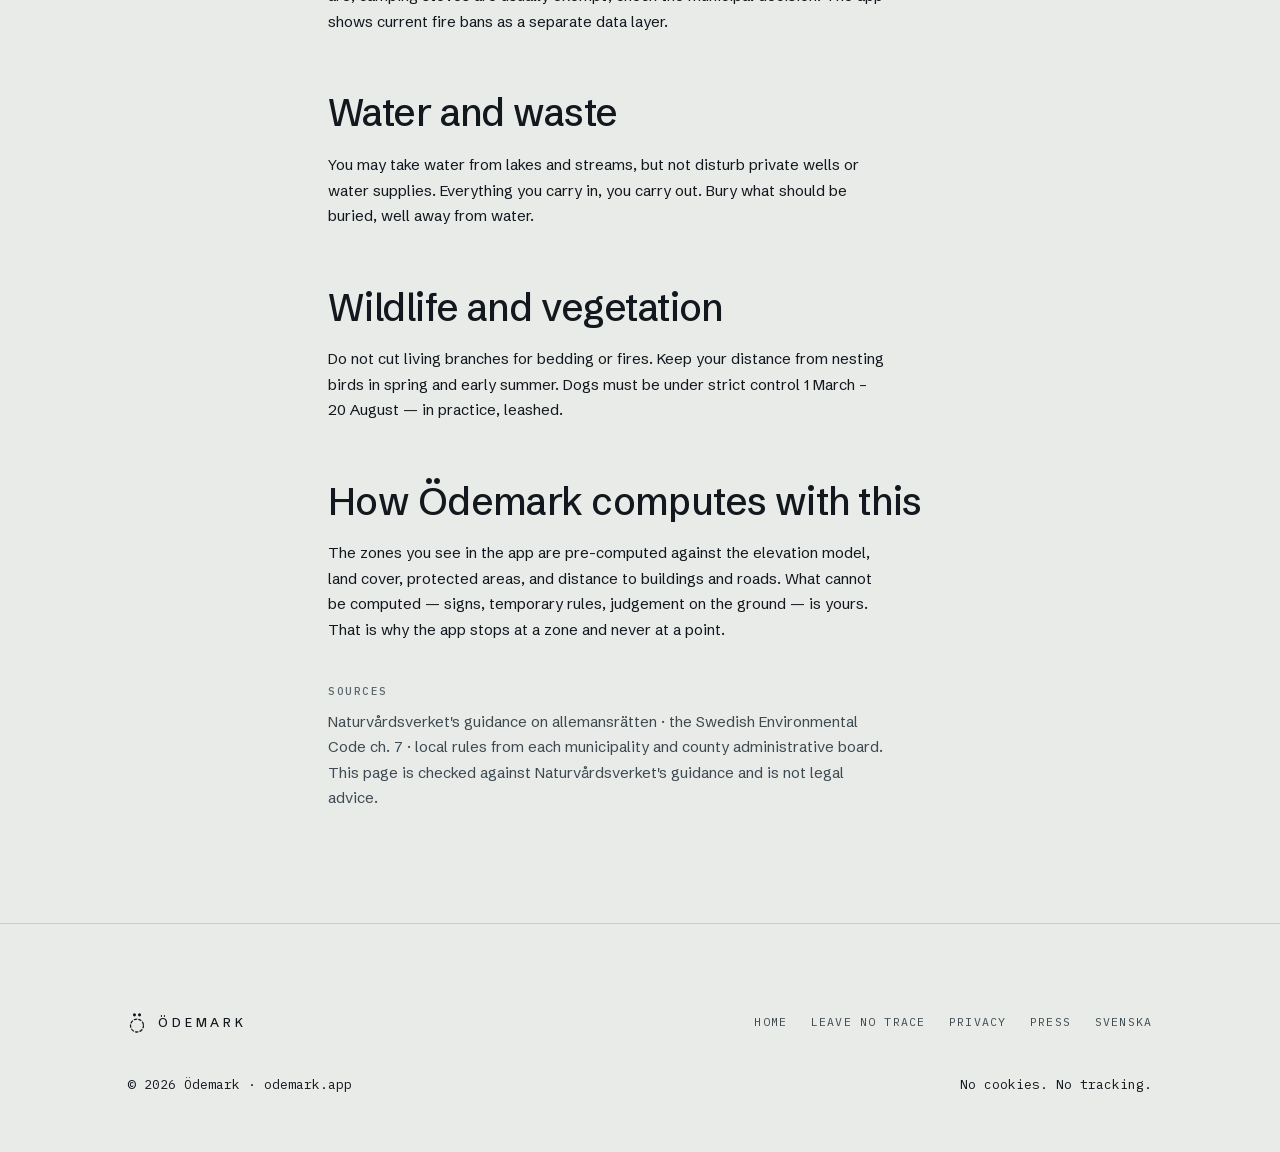
<file: en/allemansratten.html>
<!DOCTYPE html>
<html lang="en">
<head>
<meta charset="utf-8">
<meta name="viewport" content="width=device-width, initial-scale=1">
<title>Allemansrätten in practice — what applies when you camp | Ödemark</title>
<meta name="description" content="What Sweden's right of public access actually allows when you camp: how long, where, distance to houses, fires, protected areas. Plain language, no legal advice.">
<link rel="canonical" href="https://odemark.app/en/allemansratten.html">
<link rel="alternate" hreflang="sv" href="https://odemark.app/allemansratten.html">
<link rel="alternate" hreflang="en" href="https://odemark.app/en/allemansratten.html">
<meta name="color-scheme" content="dark light">
<meta name="theme-color" content="#0B0F13">
<link rel="icon" href="/img/odemark-app-icon.png">
<link rel="stylesheet" href="/css/fonts.css">
<link rel="stylesheet" href="/css/main.css?v=4">
</head>
<body>
<a class="skip" href="#main">Skip to content</a>

<header class="nav is-scrolled">
  <div class="nav-inner">
    <a class="nav-brand" href="/en/" aria-label="Ödemark — home">
      <svg viewBox="0 0 64 76" aria-hidden="true"><circle cx="32" cy="47" r="23" fill="none" stroke="currentColor" stroke-width="4.5" stroke-dasharray="8.5 7.5" stroke-linecap="round"/><circle cx="23" cy="9" r="5.5" fill="currentColor"/><circle cx="41" cy="9" r="5.5" fill="currentColor"/></svg>
      <span>Ödemark</span>
    </a>
    <nav class="nav-links" id="nav-menu" aria-label="Main menu">
      <a class="nav-link" href="/en/allemansratten.html" aria-current="page">Allemansrätten</a>
      <a class="nav-link" href="/en/leave-no-trace.html">Leave no trace</a>
      <a class="nav-link" href="/en/privacy.html">Privacy</a>
      <a class="nav-link" href="/allemansratten.html" lang="sv">Svenska</a>
    </nav>
    <a class="nav-cta" href="/en/#get">Get the app</a>
    <button class="nav-toggle" aria-expanded="false" aria-controls="nav-menu" aria-label="Menu">
      <svg class="i-open" viewBox="0 0 20 20" aria-hidden="true"><g stroke="currentColor" stroke-width="1.8" stroke-linecap="round"><line x1="3" y1="7" x2="17" y2="7"/><line x1="3" y1="13" x2="17" y2="13"/></g></svg>
      <svg class="i-close" viewBox="0 0 20 20" aria-hidden="true"><g stroke="currentColor" stroke-width="1.8" stroke-linecap="round"><line x1="5" y1="5" x2="15" y2="15"/><line x1="15" y1="5" x2="5" y2="15"/></g></svg>
    </button>
  </div>
</header>

<main id="main" class="page">
  <div class="wrap prose" style="max-width:720px">
    <span class="caption">Allemansrätten</span>
    <h1>What actually applies when you camp.</h1>
    <p class="muted" style="margin-top:16px">Allemansrätten — Sweden's right of
    public access — is not a statute with paragraphs about tents. It is
    customary law, written into the constitution, bounded by other legislation.
    These are the main rules in plain language. Ödemark computes with them;
    you are responsible for them. When in doubt, Naturvårdsverket's guidance
    and municipal rules apply, not this page.</p>

    <h2>The principle</h2>
    <p>Do not disturb, do not destroy. You may move freely through nature and
    stay overnight for a day or so, including on land someone else owns. The
    right rests on leaving the ground as you found it.</p>

    <h2>How long</h2>
    <p>A single day or so in the same place — in practice one night or two.
    Staying longer requires the landowner's permission. Move once too often
    rather than once too rarely.</p>

    <h2>Where</h2>
    <ul>
      <li>Not within sight of a dwelling. The home-privacy zone
      (<i lang="sv">hemfridszonen</i>) has no fixed metre limit; Ödemark
      computes conservatively with at least 150 metres, and further where the
      terrain is open.</li>
      <li>Not on plots, farmyards or cultivated land — fields, plantations,
      replanted forest.</li>
      <li>Not where municipal ordinances prohibit camping, for instance in some
      recreation areas and at bathing sites.</li>
    </ul>

    <h2>Protected areas</h2>
    <p>National parks and nature reserves have their own rules. Many reserves
    prohibit camping entirely or restrict it to designated sites. Ödemark reads
    Naturvårdsverket's register of protected nature and excludes areas whose
    rules prevent camping — but signage on the ground always takes precedence.</p>

    <h2>Fire</h2>
    <p>Open fires are allowed with normal care on ground where fire cannot
    spread — gravel, sand, bare rock without moss. Never directly on a rock
    slab: it cracks. During a fire ban (<i lang="sv">eldningsförbud</i>) the ban
    applies regardless of how careful you are; camping stoves are usually
    exempt, check the municipal decision. The app shows current fire bans as a
    separate data layer.</p>

    <h2>Water and waste</h2>
    <p>You may take water from lakes and streams, but not disturb private wells
    or water supplies. Everything you carry in, you carry out. Bury what should
    be buried, well away from water.</p>

    <h2>Wildlife and vegetation</h2>
    <p>Do not cut living branches for bedding or fires. Keep your distance from
    nesting birds in spring and early summer. Dogs must be under strict control
    1 March – 20 August — in practice, leashed.</p>

    <h2>How Ödemark computes with this</h2>
    <p>The zones you see in the app are pre-computed against the elevation
    model, land cover, protected areas, and distance to buildings and roads.
    What cannot be computed — signs, temporary rules, judgement on the ground —
    is yours. That is why the app stops at a zone and never at a point.</p>

    <span class="caption">Sources</span>
    <p class="muted">Naturvårdsverket's guidance on allemansrätten · the Swedish
    Environmental Code ch. 7 · local rules from each municipality and county
    administrative board. This page is checked against Naturvårdsverket's
    guidance and is not legal advice.</p>
  </div>
</main>

<footer>
  <div class="wrap">
    <div class="foot-grid">
      <div class="foot-brand">
        <svg viewBox="0 0 64 76" aria-hidden="true"><circle cx="32" cy="47" r="23" fill="none" stroke="currentColor" stroke-width="4.5" stroke-dasharray="8.5 7.5" stroke-linecap="round"/><circle cx="23" cy="9" r="5.5" fill="currentColor"/><circle cx="41" cy="9" r="5.5" fill="currentColor"/></svg>
        <span>Ödemark</span>
      </div>
      <nav class="foot-links" aria-label="Footer">
        <a href="/en/">Home</a>
        <a href="/en/leave-no-trace.html">Leave no trace</a>
        <a href="/en/privacy.html">Privacy</a>
        <a href="/press.html">Press</a>
        <a href="/allemansratten.html" lang="sv">Svenska</a>
      </nav>
    </div>
    <div class="foot-meta">
      <span class="data">© 2026 Ödemark · odemark.app</span>
      <span class="data">No cookies. No tracking.</span>
    </div>
  </div>
</footer>
<script src="/js/main.js?v=4" defer></script>
</body>
</html>
</file>
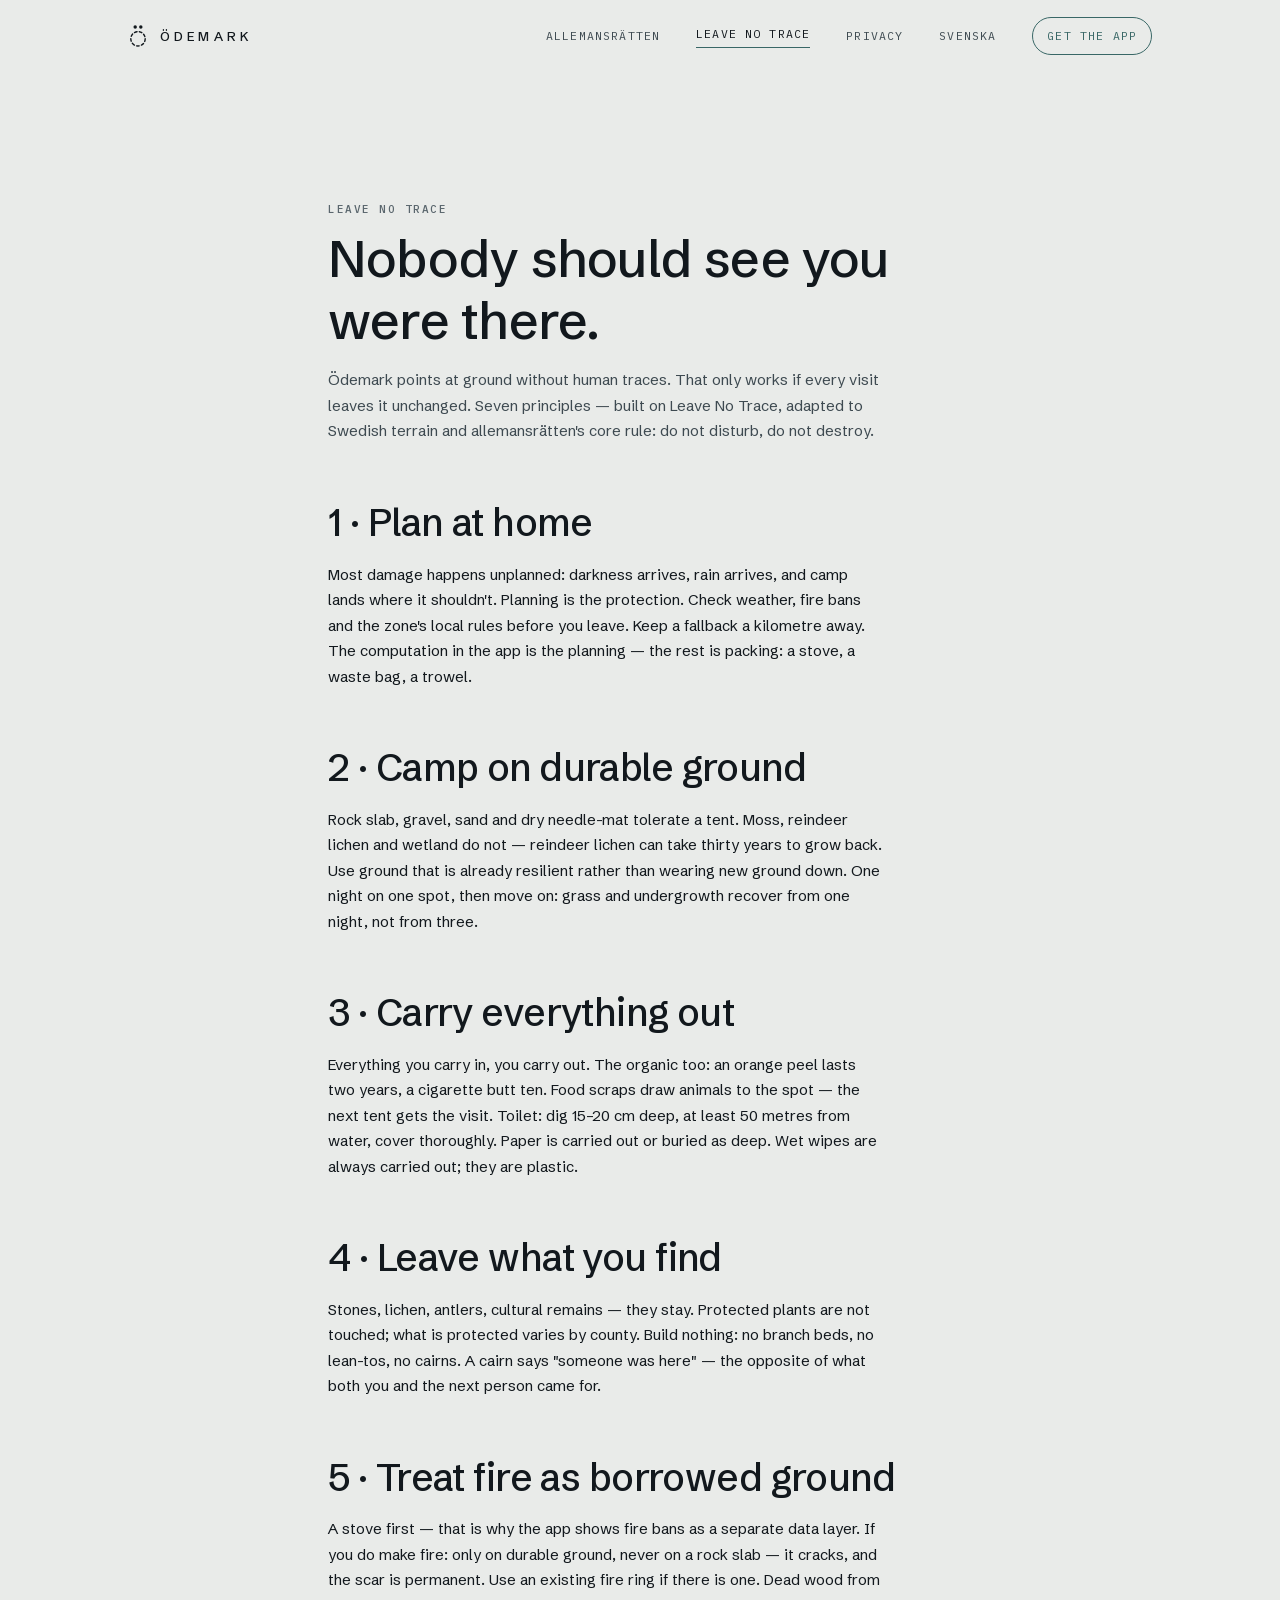
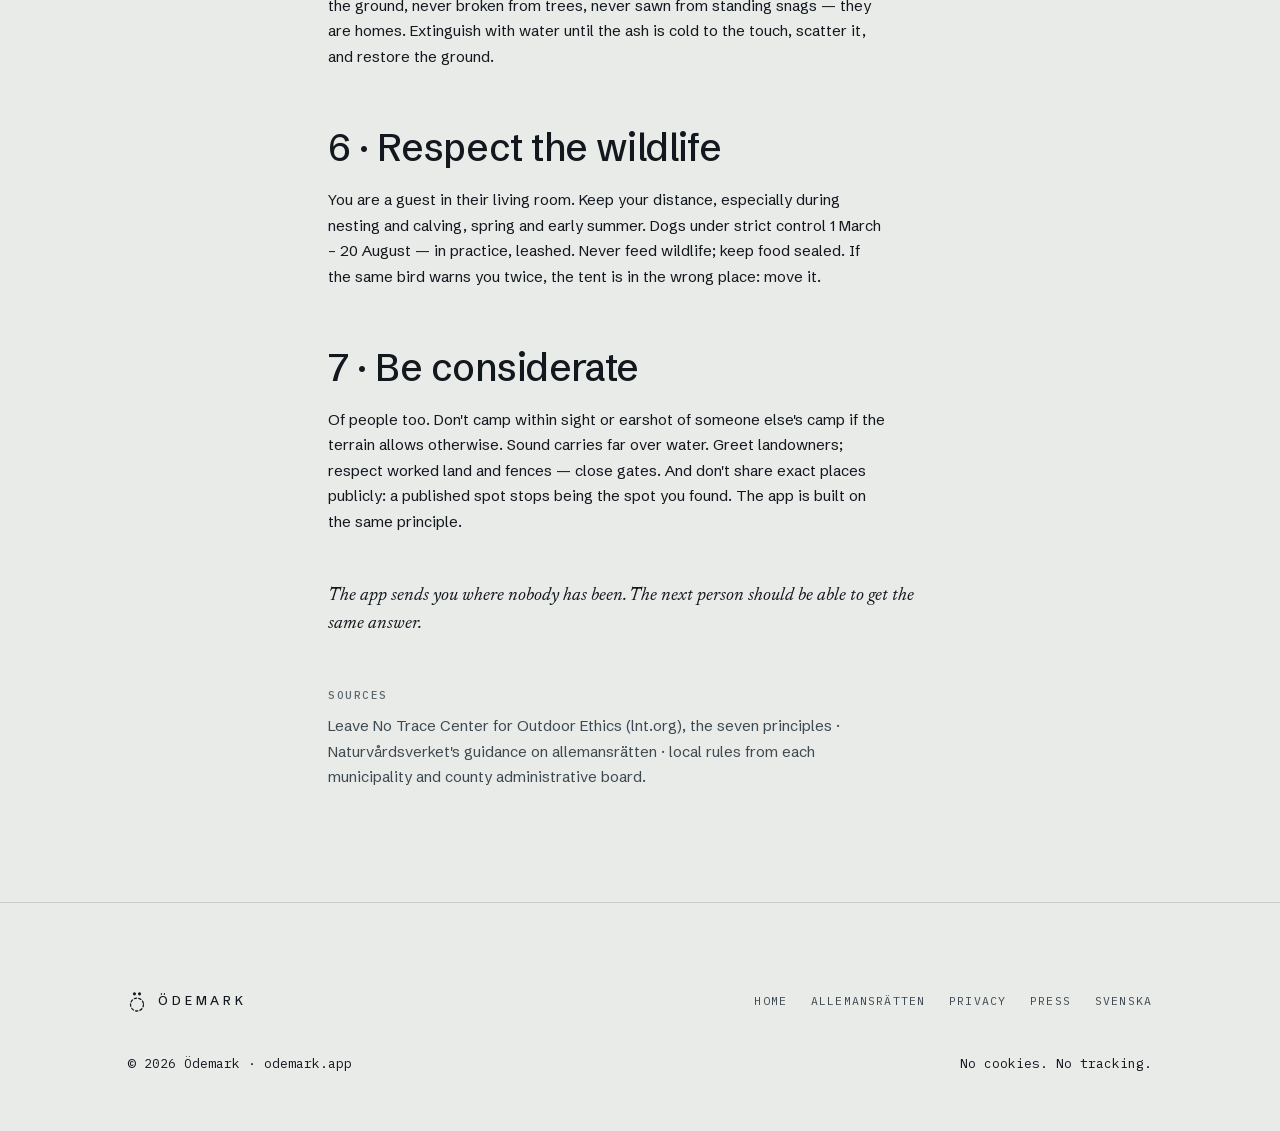
<file: en/leave-no-trace.html>
<!DOCTYPE html>
<html lang="en">
<head>
<meta charset="utf-8">
<meta name="viewport" content="width=device-width, initial-scale=1">
<title>Leave no trace — seven principles for leaving nothing behind | Ödemark</title>
<meta name="description" content="Ödemark sends you to ground without human traces. That only works if every visit leaves it unchanged. Seven leave-no-trace principles, adapted to Swedish terrain.">
<link rel="canonical" href="https://odemark.app/en/leave-no-trace.html">
<link rel="alternate" hreflang="sv" href="https://odemark.app/sparlost.html">
<link rel="alternate" hreflang="en" href="https://odemark.app/en/leave-no-trace.html">
<meta name="color-scheme" content="dark light">
<meta name="theme-color" content="#0B0F13">
<link rel="icon" href="/img/odemark-app-icon.png">
<link rel="stylesheet" href="/css/fonts.css">
<link rel="stylesheet" href="/css/main.css?v=4">
</head>
<body>
<a class="skip" href="#main">Skip to content</a>

<header class="nav is-scrolled">
  <div class="nav-inner">
    <a class="nav-brand" href="/en/" aria-label="Ödemark — home">
      <svg viewBox="0 0 64 76" aria-hidden="true"><circle cx="32" cy="47" r="23" fill="none" stroke="currentColor" stroke-width="4.5" stroke-dasharray="8.5 7.5" stroke-linecap="round"/><circle cx="23" cy="9" r="5.5" fill="currentColor"/><circle cx="41" cy="9" r="5.5" fill="currentColor"/></svg>
      <span>Ödemark</span>
    </a>
    <nav class="nav-links" id="nav-menu" aria-label="Main menu">
      <a class="nav-link" href="/en/allemansratten.html">Allemansrätten</a>
      <a class="nav-link" href="/en/leave-no-trace.html" aria-current="page">Leave no trace</a>
      <a class="nav-link" href="/en/privacy.html">Privacy</a>
      <a class="nav-link" href="/sparlost.html" lang="sv">Svenska</a>
    </nav>
    <a class="nav-cta" href="/en/#get">Get the app</a>
    <button class="nav-toggle" aria-expanded="false" aria-controls="nav-menu" aria-label="Menu">
      <svg class="i-open" viewBox="0 0 20 20" aria-hidden="true"><g stroke="currentColor" stroke-width="1.8" stroke-linecap="round"><line x1="3" y1="7" x2="17" y2="7"/><line x1="3" y1="13" x2="17" y2="13"/></g></svg>
      <svg class="i-close" viewBox="0 0 20 20" aria-hidden="true"><g stroke="currentColor" stroke-width="1.8" stroke-linecap="round"><line x1="5" y1="5" x2="15" y2="15"/><line x1="15" y1="5" x2="5" y2="15"/></g></svg>
    </button>
  </div>
</header>

<main id="main" class="page">
  <div class="wrap prose" style="max-width:720px">
    <span class="caption">Leave no trace</span>
    <h1>Nobody should see you were there.</h1>
    <p class="muted" style="margin-top:16px">Ödemark points at ground without
    human traces. That only works if every visit leaves it unchanged. Seven
    principles — built on Leave No Trace, adapted to Swedish terrain and
    allemansrätten's core rule: do not disturb, do not destroy.</p>

    <h2>1 · Plan at home</h2>
    <p>Most damage happens unplanned: darkness arrives, rain arrives, and camp
    lands where it shouldn't. Planning is the protection. Check weather, fire
    bans and the zone's local rules before you leave. Keep a fallback a
    kilometre away. The computation in the app is the planning — the rest is
    packing: a stove, a waste bag, a trowel.</p>

    <h2>2 · Camp on durable ground</h2>
    <p>Rock slab, gravel, sand and dry needle-mat tolerate a tent. Moss,
    reindeer lichen and wetland do not — reindeer lichen can take thirty years
    to grow back. Use ground that is already resilient rather than wearing new
    ground down. One night on one spot, then move on: grass and undergrowth
    recover from one night, not from three.</p>

    <h2>3 · Carry everything out</h2>
    <p>Everything you carry in, you carry out. The organic too: an orange peel
    lasts two years, a cigarette butt ten. Food scraps draw animals to the
    spot — the next tent gets the visit. Toilet: dig 15–20 cm deep, at least
    50 metres from water, cover thoroughly. Paper is carried out or buried as
    deep. Wet wipes are always carried out; they are plastic.</p>

    <h2>4 · Leave what you find</h2>
    <p>Stones, lichen, antlers, cultural remains — they stay. Protected plants
    are not touched; what is protected varies by county. Build nothing: no
    branch beds, no lean-tos, no cairns. A cairn says "someone was here" — the
    opposite of what both you and the next person came for.</p>

    <h2>5 · Treat fire as borrowed ground</h2>
    <p>A stove first — that is why the app shows fire bans as a separate data
    layer. If you do make fire: only on durable ground, never on a rock slab —
    it cracks, and the scar is permanent. Use an existing fire ring if there is
    one. Dead wood from the ground, never broken from trees, never sawn from
    standing snags — they are homes. Extinguish with water until the ash is
    cold to the touch, scatter it, and restore the ground.</p>

    <h2>6 · Respect the wildlife</h2>
    <p>You are a guest in their living room. Keep your distance, especially
    during nesting and calving, spring and early summer. Dogs under strict
    control 1 March – 20 August — in practice, leashed. Never feed wildlife;
    keep food sealed. If the same bird warns you twice, the tent is in the
    wrong place: move it.</p>

    <h2>7 · Be considerate</h2>
    <p>Of people too. Don't camp within sight or earshot of someone else's camp
    if the terrain allows otherwise. Sound carries far over water. Greet
    landowners; respect worked land and fences — close gates. And don't share
    exact places publicly: a published spot stops being the spot you found.
    The app is built on the same principle.</p>

    <p class="quiet" style="margin:48px 0">The app sends you where nobody has
    been. The next person should be able to get the same answer.</p>

    <span class="caption">Sources</span>
    <p class="muted">Leave No Trace Center for Outdoor Ethics (lnt.org), the
    seven principles · Naturvårdsverket's guidance on allemansrätten · local
    rules from each municipality and county administrative board.</p>
  </div>
</main>

<footer>
  <div class="wrap">
    <div class="foot-grid">
      <div class="foot-brand">
        <svg viewBox="0 0 64 76" aria-hidden="true"><circle cx="32" cy="47" r="23" fill="none" stroke="currentColor" stroke-width="4.5" stroke-dasharray="8.5 7.5" stroke-linecap="round"/><circle cx="23" cy="9" r="5.5" fill="currentColor"/><circle cx="41" cy="9" r="5.5" fill="currentColor"/></svg>
        <span>Ödemark</span>
      </div>
      <nav class="foot-links" aria-label="Footer">
        <a href="/en/">Home</a>
        <a href="/en/allemansratten.html">Allemansrätten</a>
        <a href="/en/privacy.html">Privacy</a>
        <a href="/press.html">Press</a>
        <a href="/sparlost.html" lang="sv">Svenska</a>
      </nav>
    </div>
    <div class="foot-meta">
      <span class="data">© 2026 Ödemark · odemark.app</span>
      <span class="data">No cookies. No tracking.</span>
    </div>
  </div>
</footer>
<script src="/js/main.js?v=4" defer></script>
</body>
</html>
</file>
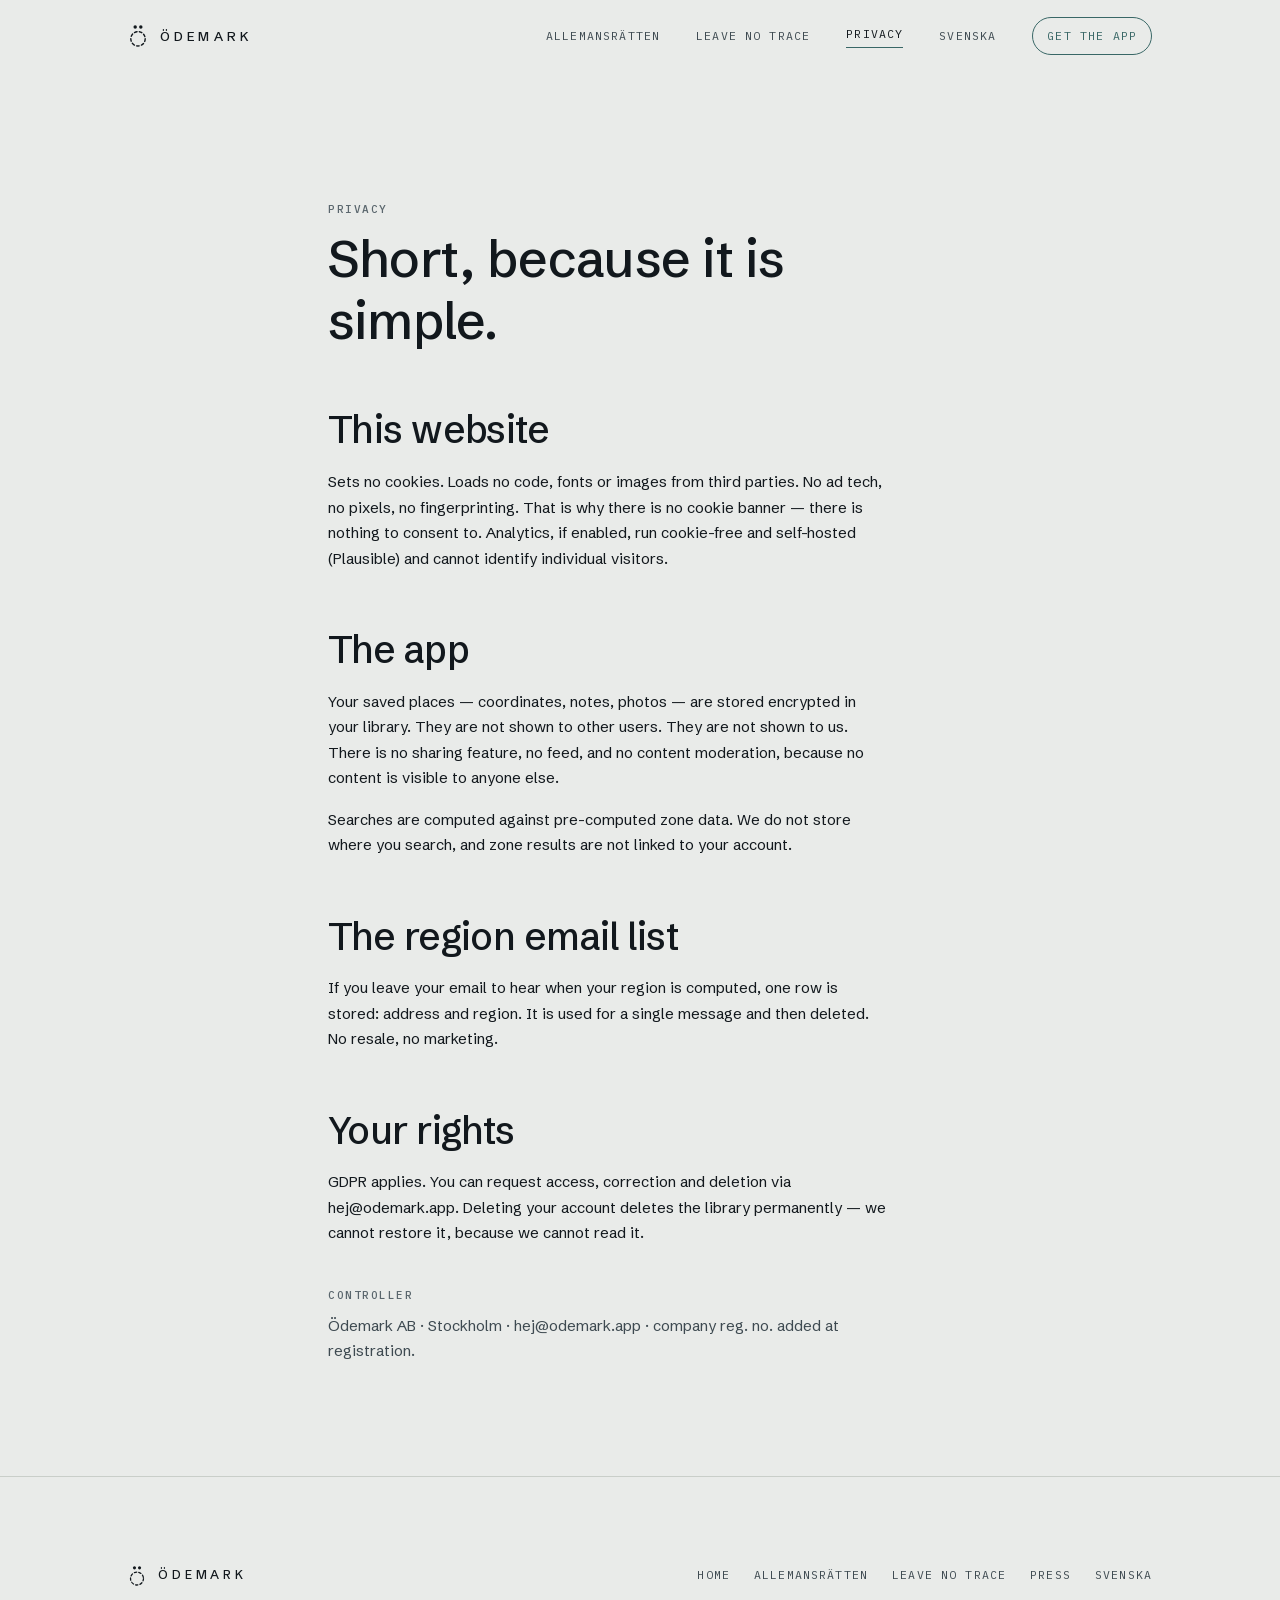
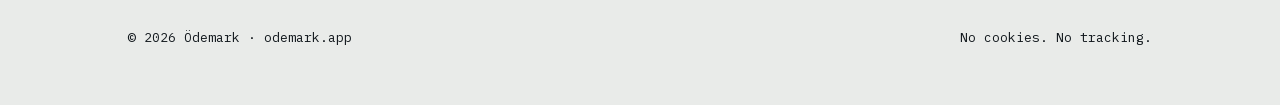
<file: en/privacy.html>
<!DOCTYPE html>
<html lang="en">
<head>
<meta charset="utf-8">
<meta name="viewport" content="width=device-width, initial-scale=1">
<title>Privacy | Ödemark</title>
<meta name="description" content="Ödemark's privacy policy. No cookies, no third-party tracking. Your saved places are encrypted and visible to no one else.">
<link rel="canonical" href="https://odemark.app/en/privacy.html">
<link rel="alternate" hreflang="sv" href="https://odemark.app/integritet.html">
<link rel="alternate" hreflang="en" href="https://odemark.app/en/privacy.html">
<meta name="color-scheme" content="dark light">
<meta name="theme-color" content="#0B0F13">
<link rel="icon" href="/img/odemark-app-icon.png">
<link rel="stylesheet" href="/css/fonts.css">
<link rel="stylesheet" href="/css/main.css?v=4">
</head>
<body>
<a class="skip" href="#main">Skip to content</a>

<header class="nav is-scrolled">
  <div class="nav-inner">
    <a class="nav-brand" href="/en/" aria-label="Ödemark — home">
      <svg viewBox="0 0 64 76" aria-hidden="true"><circle cx="32" cy="47" r="23" fill="none" stroke="currentColor" stroke-width="4.5" stroke-dasharray="8.5 7.5" stroke-linecap="round"/><circle cx="23" cy="9" r="5.5" fill="currentColor"/><circle cx="41" cy="9" r="5.5" fill="currentColor"/></svg>
      <span>Ödemark</span>
    </a>
    <nav class="nav-links" id="nav-menu" aria-label="Main menu">
      <a class="nav-link" href="/en/allemansratten.html">Allemansrätten</a>
      <a class="nav-link" href="/en/leave-no-trace.html">Leave no trace</a>
      <a class="nav-link" href="/en/privacy.html" aria-current="page">Privacy</a>
      <a class="nav-link" href="/integritet.html" lang="sv">Svenska</a>
    </nav>
    <a class="nav-cta" href="/en/#get">Get the app</a>
    <button class="nav-toggle" aria-expanded="false" aria-controls="nav-menu" aria-label="Menu">
      <svg class="i-open" viewBox="0 0 20 20" aria-hidden="true"><g stroke="currentColor" stroke-width="1.8" stroke-linecap="round"><line x1="3" y1="7" x2="17" y2="7"/><line x1="3" y1="13" x2="17" y2="13"/></g></svg>
      <svg class="i-close" viewBox="0 0 20 20" aria-hidden="true"><g stroke="currentColor" stroke-width="1.8" stroke-linecap="round"><line x1="5" y1="5" x2="15" y2="15"/><line x1="15" y1="5" x2="5" y2="15"/></g></svg>
    </button>
  </div>
</header>

<main id="main" class="page">
  <div class="wrap prose" style="max-width:720px">
    <span class="caption">Privacy</span>
    <h1>Short, because it is simple.</h1>

    <h2>This website</h2>
    <p>Sets no cookies. Loads no code, fonts or images from third parties. No
    ad tech, no pixels, no fingerprinting. That is why there is no cookie
    banner — there is nothing to consent to. Analytics, if enabled, run
    cookie-free and self-hosted (Plausible) and cannot identify individual
    visitors.</p>

    <h2>The app</h2>
    <p>Your saved places — coordinates, notes, photos — are stored encrypted in
    your library. They are not shown to other users. They are not shown to us.
    There is no sharing feature, no feed, and no content moderation, because no
    content is visible to anyone else.</p>
    <p>Searches are computed against pre-computed zone data. We do not store
    where you search, and zone results are not linked to your account.</p>

    <h2>The region email list</h2>
    <p>If you leave your email to hear when your region is computed, one row is
    stored: address and region. It is used for a single message and then
    deleted. No resale, no marketing.</p>

    <h2>Your rights</h2>
    <p>GDPR applies. You can request access, correction and deletion via
    hej@odemark.app. Deleting your account deletes the library permanently — we
    cannot restore it, because we cannot read it.</p>

    <span class="caption">Controller</span>
    <p class="muted">Ödemark AB · Stockholm · hej@odemark.app ·
    company reg. no. added at registration.</p>
  </div>
</main>

<footer>
  <div class="wrap">
    <div class="foot-grid">
      <div class="foot-brand">
        <svg viewBox="0 0 64 76" aria-hidden="true"><circle cx="32" cy="47" r="23" fill="none" stroke="currentColor" stroke-width="4.5" stroke-dasharray="8.5 7.5" stroke-linecap="round"/><circle cx="23" cy="9" r="5.5" fill="currentColor"/><circle cx="41" cy="9" r="5.5" fill="currentColor"/></svg>
        <span>Ödemark</span>
      </div>
      <nav class="foot-links" aria-label="Footer">
        <a href="/en/">Home</a>
        <a href="/en/allemansratten.html">Allemansrätten</a>
        <a href="/en/leave-no-trace.html">Leave no trace</a>
        <a href="/press.html">Press</a>
        <a href="/integritet.html" lang="sv">Svenska</a>
      </nav>
    </div>
    <div class="foot-meta">
      <span class="data">© 2026 Ödemark · odemark.app</span>
      <span class="data">No cookies. No tracking.</span>
    </div>
  </div>
</footer>
<script src="/js/main.js?v=4" defer></script>
</body>
</html>
</file>
<file: css/fonts.css>
/* latin-ext */
@font-face {
  font-family: 'IBM Plex Mono';
  font-style: normal;
  font-weight: 400;
  font-display: swap;
  src: url(../fonts/ibm-plex-mono-400-latin-ext.woff2) format('woff2');
  unicode-range: U+0100-02BA, U+02BD-02C5, U+02C7-02CC, U+02CE-02D7, U+02DD-02FF, U+0304, U+0308, U+0329, U+1D00-1DBF, U+1E00-1E9F, U+1EF2-1EFF, U+2020, U+20A0-20AB, U+20AD-20C0, U+2113, U+2C60-2C7F, U+A720-A7FF;
}
/* latin */
@font-face {
  font-family: 'IBM Plex Mono';
  font-style: normal;
  font-weight: 400;
  font-display: swap;
  src: url(../fonts/ibm-plex-mono-400-latin.woff2) format('woff2');
  unicode-range: U+0000-00FF, U+0131, U+0152-0153, U+02BB-02BC, U+02C6, U+02DA, U+02DC, U+0304, U+0308, U+0329, U+2000-206F, U+20AC, U+2122, U+2191, U+2193, U+2212, U+2215, U+FEFF, U+FFFD;
}
/* latin-ext */
@font-face {
  font-family: 'IBM Plex Mono';
  font-style: normal;
  font-weight: 500;
  font-display: swap;
  src: url(../fonts/ibm-plex-mono-500-latin-ext.woff2) format('woff2');
  unicode-range: U+0100-02BA, U+02BD-02C5, U+02C7-02CC, U+02CE-02D7, U+02DD-02FF, U+0304, U+0308, U+0329, U+1D00-1DBF, U+1E00-1E9F, U+1EF2-1EFF, U+2020, U+20A0-20AB, U+20AD-20C0, U+2113, U+2C60-2C7F, U+A720-A7FF;
}
/* latin */
@font-face {
  font-family: 'IBM Plex Mono';
  font-style: normal;
  font-weight: 500;
  font-display: swap;
  src: url(../fonts/ibm-plex-mono-500-latin.woff2) format('woff2');
  unicode-range: U+0000-00FF, U+0131, U+0152-0153, U+02BB-02BC, U+02C6, U+02DA, U+02DC, U+0304, U+0308, U+0329, U+2000-206F, U+20AC, U+2122, U+2191, U+2193, U+2212, U+2215, U+FEFF, U+FFFD;
}
/* latin-ext */
@font-face {
  font-family: 'Newsreader';
  font-style: italic;
  font-weight: 400;
  font-display: swap;
  src: url(../fonts/newsreader-400-italic-latin-ext.woff2) format('woff2');
  unicode-range: U+0100-02BA, U+02BD-02C5, U+02C7-02CC, U+02CE-02D7, U+02DD-02FF, U+0304, U+0308, U+0329, U+1D00-1DBF, U+1E00-1E9F, U+1EF2-1EFF, U+2020, U+20A0-20AB, U+20AD-20C0, U+2113, U+2C60-2C7F, U+A720-A7FF;
}
/* latin */
@font-face {
  font-family: 'Newsreader';
  font-style: italic;
  font-weight: 400;
  font-display: swap;
  src: url(../fonts/newsreader-400-italic-latin.woff2) format('woff2');
  unicode-range: U+0000-00FF, U+0131, U+0152-0153, U+02BB-02BC, U+02C6, U+02DA, U+02DC, U+0304, U+0308, U+0329, U+2000-206F, U+20AC, U+2122, U+2191, U+2193, U+2212, U+2215, U+FEFF, U+FFFD;
}
/* latin-ext */
@font-face {
  font-family: 'Newsreader';
  font-style: italic;
  font-weight: 500;
  font-display: swap;
  src: url(../fonts/newsreader-500-italic-latin-ext.woff2) format('woff2');
  unicode-range: U+0100-02BA, U+02BD-02C5, U+02C7-02CC, U+02CE-02D7, U+02DD-02FF, U+0304, U+0308, U+0329, U+1D00-1DBF, U+1E00-1E9F, U+1EF2-1EFF, U+2020, U+20A0-20AB, U+20AD-20C0, U+2113, U+2C60-2C7F, U+A720-A7FF;
}
/* latin */
@font-face {
  font-family: 'Newsreader';
  font-style: italic;
  font-weight: 500;
  font-display: swap;
  src: url(../fonts/newsreader-500-italic-latin.woff2) format('woff2');
  unicode-range: U+0000-00FF, U+0131, U+0152-0153, U+02BB-02BC, U+02C6, U+02DA, U+02DC, U+0304, U+0308, U+0329, U+2000-206F, U+20AC, U+2122, U+2191, U+2193, U+2212, U+2215, U+FEFF, U+FFFD;
}
/* latin-ext */
@font-face {
  font-family: 'Schibsted Grotesk';
  font-style: normal;
  font-weight: 400;
  font-display: swap;
  src: url(../fonts/schibsted-grotesk-400-latin-ext.woff2) format('woff2');
  unicode-range: U+0100-02BA, U+02BD-02C5, U+02C7-02CC, U+02CE-02D7, U+02DD-02FF, U+0304, U+0308, U+0329, U+1D00-1DBF, U+1E00-1E9F, U+1EF2-1EFF, U+2020, U+20A0-20AB, U+20AD-20C0, U+2113, U+2C60-2C7F, U+A720-A7FF;
}
/* latin */
@font-face {
  font-family: 'Schibsted Grotesk';
  font-style: normal;
  font-weight: 400;
  font-display: swap;
  src: url(../fonts/schibsted-grotesk-400-latin.woff2) format('woff2');
  unicode-range: U+0000-00FF, U+0131, U+0152-0153, U+02BB-02BC, U+02C6, U+02DA, U+02DC, U+0304, U+0308, U+0329, U+2000-206F, U+20AC, U+2122, U+2191, U+2193, U+2212, U+2215, U+FEFF, U+FFFD;
}
/* latin-ext */
@font-face {
  font-family: 'Schibsted Grotesk';
  font-style: normal;
  font-weight: 500;
  font-display: swap;
  src: url(../fonts/schibsted-grotesk-500-latin-ext.woff2) format('woff2');
  unicode-range: U+0100-02BA, U+02BD-02C5, U+02C7-02CC, U+02CE-02D7, U+02DD-02FF, U+0304, U+0308, U+0329, U+1D00-1DBF, U+1E00-1E9F, U+1EF2-1EFF, U+2020, U+20A0-20AB, U+20AD-20C0, U+2113, U+2C60-2C7F, U+A720-A7FF;
}
/* latin */
@font-face {
  font-family: 'Schibsted Grotesk';
  font-style: normal;
  font-weight: 500;
  font-display: swap;
  src: url(../fonts/schibsted-grotesk-500-latin.woff2) format('woff2');
  unicode-range: U+0000-00FF, U+0131, U+0152-0153, U+02BB-02BC, U+02C6, U+02DA, U+02DC, U+0304, U+0308, U+0329, U+2000-206F, U+20AC, U+2122, U+2191, U+2193, U+2212, U+2215, U+FEFF, U+FFFD;
}
/* latin-ext */
@font-face {
  font-family: 'Schibsted Grotesk';
  font-style: normal;
  font-weight: 700;
  font-display: swap;
  src: url(../fonts/schibsted-grotesk-700-latin-ext.woff2) format('woff2');
  unicode-range: U+0100-02BA, U+02BD-02C5, U+02C7-02CC, U+02CE-02D7, U+02DD-02FF, U+0304, U+0308, U+0329, U+1D00-1DBF, U+1E00-1E9F, U+1EF2-1EFF, U+2020, U+20A0-20AB, U+20AD-20C0, U+2113, U+2C60-2C7F, U+A720-A7FF;
}
/* latin */
@font-face {
  font-family: 'Schibsted Grotesk';
  font-style: normal;
  font-weight: 700;
  font-display: swap;
  src: url(../fonts/schibsted-grotesk-700-latin.woff2) format('woff2');
  unicode-range: U+0000-00FF, U+0131, U+0152-0153, U+02BB-02BC, U+02C6, U+02DA, U+02DC, U+0304, U+0308, U+0329, U+2000-206F, U+20AC, U+2122, U+2191, U+2193, U+2212, U+2215, U+FEFF, U+FFFD;
}
</file>
<file: css/main.css>
/* ————————————————————————————————————————————————
   Ödemark — odemark.se
   Palette, type and motion per Brand Guidelines v1.0.
   Motion extensions per docs/motion-charter.md.
   ———————————————————————————————————————————————— */

:root {
  /* dark — primary */
  --night: #0B0F13;
  --panel: #151C22;
  --bone: #E8ECEA;
  --haze: #79868D;
  --haze-strong: #93A0A7;   /* AA-safe secondary at small sizes */
  --glacier: oklch(82% 0.05 195);
  --glacier-deep: oklch(48% 0.05 195);
  --line: #232B32;

  /* data — reserved, never brand */
  --zone: #74906E;
  --zone-fill: rgba(96, 128, 90, 0.16);
  --caution: #B07C3E;
  --fireban: #BC5F49;

  /* live tokens */
  --bg: var(--night);
  --bg-card: var(--panel);
  --fg: var(--bone);
  --fg-2: var(--haze-strong);
  --fg-3: var(--haze);
  --accent: var(--glacier);
  --edge: var(--line);

  --sans: "Schibsted Grotesk", Helvetica, "Helvetica Neue", Arial, sans-serif;
  --serif: "Newsreader", Georgia, serif;
  --mono: "IBM Plex Mono", ui-monospace, SFMono-Regular, Menlo, monospace;

  --ease: cubic-bezier(0.2, 0, 0, 1);
  --t-ui: 300ms;
  --t-surface: 1600ms;

  --w: 1120px;
  color-scheme: dark;
}

@media (prefers-color-scheme: light) {
  :root {
    --bg: #E9EBE9;
    --bg-card: #DFE2DF;
    --fg: #12181D;
    --fg-2: #3E4A51;
    --fg-3: #5A666D;
    --accent: var(--glacier-deep);
    --edge: #C9CEC9;
    --zone: #4A6244;
    --zone-fill: rgba(74, 98, 68, 0.14);
    color-scheme: light;
  }
}

/* the register shift — search is an instrument, the library is a notebook.
   the whole surface warms a step when you cross over. */
html.register-library {
  --bg: #12110F;
  --bg-card: #1B1916;
  --fg: #ECE9E2;
  --fg-2: #A29B8E;
  --fg-3: #877F72;
  --edge: #2B2822;
}
@media (prefers-color-scheme: light) {
  html.register-library {
    --bg: #ECEAE4;
    --bg-card: #E2DFD7;
    --fg: #1D1A14;
    --fg-2: #4E483C;
    --fg-3: #665F51;
    --edge: #CFCABE;
  }
}

* { margin: 0; padding: 0; box-sizing: border-box; }

html { scroll-behavior: smooth; }

body {
  background: var(--bg);
  color: var(--fg);
  font-family: var(--sans);
  font-size: 15px;
  line-height: 1.7;
  font-weight: 400;
  -webkit-font-smoothing: antialiased;
  transition: background-color var(--t-surface) var(--ease),
              color var(--t-surface) var(--ease);
}

::selection { background: var(--glacier-deep); color: var(--bone); }

/* —— type scale (guidelines p.05) —— */

h1, h2, h3 { font-weight: 500; line-height: 1.2; letter-spacing: -0.015em; }
h1 { font-size: clamp(28px, 4.6vw, 52px); }
h2 { font-size: clamp(25px, 3.1vw, 38px); }
h3 { font-size: 19px; }

.display {
  font-size: clamp(30px, 4.8vw, 60px);
  font-weight: 500;
  letter-spacing: 0.32em;
  text-transform: uppercase;
  text-indent: 0.32em; /* optical centre for tracked caps */
  line-height: 1.1;
}

.caption {
  font-family: var(--mono);
  font-size: 11px;
  font-weight: 500;
  letter-spacing: 0.14em;
  text-transform: uppercase;
  color: var(--fg-3);
}

.data { font-family: var(--mono); font-size: 13px; font-weight: 400; }

.quiet {
  font-family: var(--serif);
  font-style: italic;
  font-weight: 400;
  font-size: 1.25em;
  line-height: 1.5;
  color: var(--fg-2);
}

p { max-width: 62ch; }
a { color: inherit; text-decoration-color: var(--fg-3); text-underline-offset: 3px; }
a:hover { text-decoration-color: var(--accent); }
a:focus-visible, button:focus-visible, input:focus-visible, [tabindex]:focus-visible {
  outline: 2px solid var(--accent);
  outline-offset: 3px;
  border-radius: 2px;
}

img { max-width: 100%; height: auto; display: block; }

/* —— layout —— */

.wrap { max-width: var(--w); margin: 0 auto; padding: 0 clamp(24px, 5vw, 48px); }

section { padding: clamp(110px, 18vh, 220px) 0; }

.section-head { margin-bottom: clamp(48px, 7vh, 72px); }
.section-head .caption {
  display: flex; align-items: center; gap: 20px;
  margin-bottom: 28px;
}
.section-head .caption::after {
  content: ""; flex: 1; height: 1px; background: var(--edge);
  transition: background-color var(--t-surface) var(--ease);
}
.section-head h2 { max-width: 26ch; }

.lede { font-size: 17.5px; color: var(--fg-2); margin-top: 22px; max-width: 58ch; }

hr.rule { border: 0; border-top: 1px solid var(--edge); }

/* —— nav —— */

.nav {
  position: fixed; inset: 0 0 auto 0; z-index: 50;
  background: transparent;
  border-bottom: 1px solid transparent;
  transition: border-color var(--t-ui) var(--ease),
              background-color var(--t-ui) var(--ease);
}
.nav.is-scrolled {
  border-bottom-color: var(--edge);
  background: color-mix(in srgb, var(--bg) 78%, transparent);
  backdrop-filter: blur(14px);
  -webkit-backdrop-filter: blur(14px);
}
.nav-inner {
  max-width: var(--w); margin: 0 auto; padding: 0 clamp(24px, 5vw, 48px);
  height: 72px; display: flex; align-items: center; gap: clamp(20px, 3vw, 36px);
}
.nav-brand {
  display: flex; align-items: center; gap: 12px;
  text-decoration: none; margin-right: auto;
}
.nav-brand svg { width: 20px; height: 24px; }
.nav-brand span {
  font-size: 13px; font-weight: 500;
  letter-spacing: 0.32em; text-transform: uppercase;
}
.nav-links {
  display: flex; align-items: center; gap: clamp(20px, 3vw, 36px);
}
.nav a.nav-link {
  font-family: var(--mono); font-size: 11.5px; letter-spacing: 0.1em;
  text-transform: uppercase; text-decoration: none; color: var(--fg-2);
  white-space: nowrap;
}
.nav a.nav-link:hover { color: var(--fg); }
.nav a.nav-link[aria-current="page"] {
  color: var(--fg);
  border-bottom: 1px solid var(--accent);
  padding-bottom: 3px;
}
.nav-toggle {
  display: none;
  background: transparent; border: 0; cursor: pointer;
  color: var(--fg); padding: 10px; margin-right: -10px;
}
.nav-toggle svg { width: 20px; height: 20px; display: block; }
.nav-toggle .i-close { display: none; }
.nav.menu-open .nav-toggle .i-open { display: none; }
.nav.menu-open .nav-toggle .i-close { display: block; }
@media (max-width: 720px) {
  .nav-toggle { display: inline-flex; }
  .nav-links { display: none; }
  .nav.menu-open {
    background: color-mix(in srgb, var(--bg) 97%, transparent);
    backdrop-filter: blur(16px);
    -webkit-backdrop-filter: blur(16px);
    border-bottom-color: var(--edge);
  }
  .nav.menu-open .nav-links {
    display: flex; flex-direction: column; align-items: stretch; gap: 0;
    position: absolute; top: 100%; left: 0; right: 0;
    padding: 8px clamp(24px, 5vw, 48px) 20px;
    background: color-mix(in srgb, var(--bg) 97%, transparent);
    backdrop-filter: blur(16px);
    -webkit-backdrop-filter: blur(16px);
    border-bottom: 1px solid var(--edge);
  }
  .nav.menu-open .nav-links a.nav-link {
    padding: 15px 0; font-size: 12.5px;
    border-bottom: 1px solid color-mix(in srgb, var(--edge) 60%, transparent);
  }
  .nav.menu-open .nav-links a.nav-link:last-child { border-bottom: 0; }
  .nav.menu-open .nav-links a.nav-link[aria-current="page"] {
    border-bottom: 1px solid color-mix(in srgb, var(--edge) 60%, transparent);
    color: var(--accent);
  }
}
.nav a.nav-cta {
  font-family: var(--mono); font-size: 11.5px; letter-spacing: 0.1em;
  text-transform: uppercase; text-decoration: none;
  color: var(--accent); border: 1px solid var(--glacier-deep);
  padding: 8px 14px; border-radius: 999px;
  white-space: nowrap;
  transition: border-color var(--t-ui) var(--ease);
}
.nav a.nav-cta:hover { border-color: var(--accent); }
@media (max-width: 640px) { .nav a.nav-link.nav-optional { display: none; } }

/* —— hero: the empty arrival —— */

.hero {
  min-height: 100svh;
  display: grid; place-items: center;
  text-align: center;
  padding: 96px 24px 64px;
  position: relative;
}

/* hero media — ambient forest footage behind a dark scrim.
   Falls back to slow-crossfading stills until hero.mp4 exists.
   The media is always dark, so the hero pins its own dark tokens
   regardless of colour scheme. */
.hero.has-media {
  --fg: #E8ECEA;
  --fg-2: #A7B1B7;
  --fg-3: #79868D;
  --accent: oklch(82% 0.05 195);
  --zone: #74906E;
  color: var(--fg);
  overflow: hidden;
}
.hero-media {
  position: absolute; inset: 0; z-index: 0;
  background: #0B0F13 url("/img/mist.jpg") center / cover no-repeat;
}
.hero-media video,
.hero-still {
  position: absolute; inset: 0; width: 100%; height: 100%;
  object-fit: cover;
  background-size: cover; background-position: center;
}
.hero-media video { opacity: 0; }
.hero-media.has-video video { opacity: 1; }
/* first still is on in the HTML — forest is visible before JS runs.
   a failed <video> sits underneath and cannot black out the arrival. */
.hero-still { opacity: 0; transition: opacity 1600ms var(--ease); }
.hero-still.on { opacity: 1; }
.hero-media.has-video .hero-still { opacity: 0; }
/* drone drift — one slow shared zoom on the media layer only, so
   crossfading stills never jump. Founder-approved charter exception:
   background footage surrogate; interface content never scales. */
@media (prefers-reduced-motion: no-preference) {
  .hero-media video, .hero-still {
    animation: hero-drift 32s ease-in-out infinite alternate;
    will-change: transform;
  }
  @keyframes hero-drift {
    from { transform: scale(1.02); }
    to { transform: scale(1.16); }
  }
}
.hero-scrim {
  position: absolute; inset: 0;
  background:
    radial-gradient(ellipse 120% 90% at 50% 42%, transparent 30%, rgba(11, 15, 19, 0.42) 100%),
    linear-gradient(180deg,
      rgba(11, 15, 19, 0.86),
      rgba(11, 15, 19, 0.72) 45%,
      var(--bg) 97%);
}
/* film grain — static, hides banding in the dark stills */
.hero-media::after {
  content: ""; position: absolute; inset: 0;
  background-image: url("data:image/svg+xml,%3Csvg xmlns='http://www.w3.org/2000/svg' width='180' height='180'%3E%3Cfilter id='n'%3E%3CfeTurbulence type='fractalNoise' baseFrequency='0.85' numOctaves='2' stitchTiles='stitch'/%3E%3C/filter%3E%3Crect width='180' height='180' filter='url(%23n)'/%3E%3C/svg%3E");
  opacity: 0.06;
  mix-blend-mode: overlay;
  pointer-events: none;
}
.hero > .hero-content {
  position: relative; z-index: 1;
  width: min(var(--w), 100%);
  padding: 0 clamp(8px, 2vw, 24px);
}
.hero > .hero-scroll { z-index: 1; }
.hero.has-media .btn { color: var(--fg); border-color: var(--fg-3); }
.hero.has-media .btn:hover { border-color: var(--fg); }
.hero.has-media .btn.btn-accent { color: var(--accent); border-color: oklch(48% 0.05 195); }
.hero.has-media .btn.btn-accent:hover { border-color: var(--accent); }

/* hero split — headline set right against a hairline, copy set left */
.hero-split {
  display: grid;
  grid-template-columns: minmax(0, 1fr) 1px minmax(0, 1fr);
  gap: clamp(28px, 4vw, 64px);
  align-items: center;
  max-width: 1120px;
  margin: 0 auto;
}
.hero-title {
  margin: 0;
  text-align: right;
  font-size: clamp(32px, 4.4vw, 64px);
  font-weight: 500; line-height: 1.12; letter-spacing: -0.02em;
  text-wrap: balance;
}
.hero-divider {
  justify-self: center;
  width: 1px; height: 100%; min-height: 150px;
  background: linear-gradient(180deg,
    transparent,
    color-mix(in srgb, var(--fg) 24%, transparent) 22% 78%,
    transparent);
}
.hero-copy { text-align: left; }

/* the inversion — the category, then the product */
.hero-inversion {
  margin: 0; max-width: 48ch;
  font-size: clamp(16px, 1.55vw, 21px);
  line-height: 1.55;
}
.hero-inversion .inv-others { display: block; color: color-mix(in srgb, var(--fg) 46%, transparent); }
.hero-inversion .inv-us { display: block; color: var(--fg); margin-top: 2px; }

@media (max-width: 860px) {
  .hero-split { grid-template-columns: 1fr; gap: 24px; }
  .hero-title { text-align: center; font-size: clamp(30px, 8vw, 42px); }
  .hero-divider {
    width: 64px; height: 1px; min-height: 0;
    margin: 0 auto;
    background: color-mix(in srgb, var(--fg) 26%, transparent);
  }
  .hero-copy { text-align: center; }
  .hero-copy .hero-inversion { margin: 0 auto; }
}
.hero-symbol { width: 64px; height: 76px; margin: 0 auto 40px; }
.hero-symbol .ring {
  stroke-dashoffset: 0;
}
@media (prefers-reduced-motion: no-preference) {
  .hero-symbol .ring {
    stroke-dasharray: 8.5 7.5;
    animation: none;
  }
  .hero-symbol.draw .ring {
    animation: ring-in 400ms var(--ease) both;
  }
  @keyframes ring-in { from { opacity: 0; } to { opacity: 1; } }
}
.hero .tagline {
  font-family: var(--serif); font-style: italic;
  font-size: clamp(17px, 1.6vw, 20px); color: var(--fg-2);
  margin: 20px auto 0;
}
.hero .hero-line {
  margin: 18px 0 0; max-width: 46ch;
  font-size: 15.5px; line-height: 1.75; color: var(--fg-2);
}
@media (max-width: 860px) {
  .hero .hero-line { margin: 16px auto 0; max-width: 40ch; font-size: 15px; }
}
.hero-symbol { width: clamp(56px, 6vw, 72px); height: auto; }
.hero-actions {
  margin-top: clamp(44px, 6vh, 60px);
  display: flex; gap: 18px; justify-content: center; flex-wrap: wrap;
}

/* hero specs — what the computation guarantees, set like a spec strip */
.hero-grammar {
  margin: clamp(40px, 6vh, 60px) auto 0;
  width: fit-content; max-width: 100%;
  list-style: none;
  padding: 18px clamp(16px, 3vw, 44px);
  border-top: 1px solid color-mix(in srgb, var(--fg) 14%, transparent);
  border-bottom: 1px solid color-mix(in srgb, var(--fg) 14%, transparent);
  display: flex; gap: 16px clamp(28px, 3.4vw, 52px);
  justify-content: center; align-items: center; flex-wrap: wrap;
}
.hero-grammar .g-item { display: flex; align-items: center; gap: 12px; }
.hero-grammar .g-item svg { width: 26px; height: 26px; flex: none; color: var(--fg-2); }
.hero-grammar .g-item .caption { color: var(--fg-2); letter-spacing: 0.15em; }
@media (max-width: 680px) {
  .hero-grammar {
    flex-direction: column; align-items: flex-start;
    gap: 13px; padding: 16px 26px;
    margin-top: 36px;
  }
  .hero-grammar .g-item svg { width: 22px; height: 22px; }
  .hero-grammar .g-item { text-align: left; }
  .hero-grammar .g-item .caption { line-height: 1.7; }
  .hero-actions { margin-top: 36px; flex-direction: column; align-items: center; }
  .hero-actions .btn { width: min(300px, 100%); text-align: center; }
}
.hero-scroll {
  position: absolute; bottom: 26px; left: 50%; transform: translateX(-50%);
  display: flex; flex-direction: column; align-items: center; gap: 12px;
  letter-spacing: 0.22em;
}
.hero-scroll::before {
  content: ""; width: 1px; height: 32px;
  background: linear-gradient(180deg, transparent, var(--fg-3));
}

/* buttons — glacier is chrome, never a bright block */
.btn {
  display: inline-block;
  font-family: var(--mono); font-size: 12.5px; letter-spacing: 0.12em;
  text-transform: uppercase; text-decoration: none;
  color: var(--fg);
  border: 1px solid color-mix(in srgb, var(--fg-3) 70%, transparent);
  padding: 15px 30px; border-radius: 999px;
  background: transparent; cursor: pointer;
  transition: border-color var(--t-ui) var(--ease),
              color var(--t-ui) var(--ease),
              background-color var(--t-ui) var(--ease);
}
.btn:hover {
  border-color: var(--fg);
  background: color-mix(in srgb, currentColor 7%, transparent);
}
.btn.btn-accent { color: var(--accent); border-color: color-mix(in srgb, var(--accent) 45%, transparent); }
.btn.btn-accent:hover { border-color: var(--accent); }

/* —— map demo —— */

.demo-frame {
  border: 1px solid var(--edge);
  border-radius: 18px;
  overflow: hidden;
  background: #0A0D10;
  box-shadow: 0 32px 90px -20px rgba(0, 0, 0, 0.55);
}
.demo-head {
  display: flex; justify-content: space-between; gap: 8px 24px; flex-wrap: wrap;
  padding: 10px 14px;
  border-bottom: 1px solid var(--edge);
  background: var(--bg);
  transition: background-color var(--t-surface) var(--ease);
}
.demo-head .caption { color: var(--fg-2); }

.demo-toolbar {
  display: flex; gap: 10px; flex-wrap: wrap; align-items: center;
  padding: 14px;
  border-bottom: 1px solid var(--edge);
  background: var(--bg-card);
  transition: background-color var(--t-surface) var(--ease);
}
.demo-toolbar input[type="text"] {
  flex: 1 1 220px;
  background: var(--bg);
  border: 1px solid var(--edge);
  border-radius: 8px;
  color: var(--fg);
  font-family: var(--sans); font-size: 15px;
  padding: 10px 14px;
  transition: border-color var(--t-ui) var(--ease);
}
.demo-toolbar input[type="text"]:focus { border-color: var(--glacier-deep); outline: none; }
.chip {
  font-family: var(--sans); font-size: 13.5px;
  color: var(--fg-2);
  background: transparent;
  border: 1px solid var(--edge);
  border-radius: 999px;
  padding: 8px 16px; cursor: pointer;
  transition: color var(--t-ui) var(--ease), border-color var(--t-ui) var(--ease);
}
select.chip-select {
  appearance: none; -webkit-appearance: none;
  font-family: var(--sans); font-size: 13.5px;
  color: var(--fg-2);
  background-color: transparent;
  border: 1px solid var(--edge);
  border-radius: 999px;
  padding: 8px 30px 8px 16px;
  cursor: pointer;
  background-image: url("data:image/svg+xml,%3Csvg xmlns='http://www.w3.org/2000/svg' width='8' height='5'%3E%3Cpath d='M0 0l4 5 4-5z' fill='%2379868D'/%3E%3C/svg%3E");
  background-repeat: no-repeat;
  background-position: right 12px center;
  transition: color var(--t-ui) var(--ease), border-color var(--t-ui) var(--ease);
}
select.chip-select:hover { border-color: var(--fg-3); }
select.chip-select:focus { border-color: var(--glacier-deep); outline: none; }

.chip[aria-pressed="true"] {
  color: var(--accent);
  border-color: color-mix(in srgb, var(--accent) 50%, transparent);
  background: color-mix(in srgb, var(--accent) 8%, transparent);
}
.chip:hover { border-color: var(--fg-3); }

.demo-stage { position: relative; aspect-ratio: 16 / 10; min-height: 320px; }
.demo-stage canvas { position: absolute; inset: 0; width: 100%; height: 100%; }
#zones-svg { position: absolute; inset: 0; width: 100%; height: 100%; pointer-events: none; }
#zones-svg path {
  pointer-events: auto; cursor: pointer;
  fill: var(--zone-fill);
  stroke: var(--zone);
  stroke-width: 1.6;
  stroke-dasharray: 7 6;
  stroke-linecap: round;
  opacity: 0;
  transition: opacity 400ms var(--ease);
}
#zones-svg.zones-in path { opacity: 1; }
#zones-svg path:hover, #zones-svg path:focus { fill: rgba(96, 128, 90, 0.26); outline: none; }

.demo-log {
  position: absolute; left: 14px; top: 14px;
  font-family: var(--mono); font-size: 11.5px; line-height: 1.9;
  color: var(--haze-strong);
  background: rgba(11, 15, 19, 0.72);
  border: 1px solid rgba(35, 43, 50, 0.9);
  border-radius: 8px;
  padding: 10px 14px;
  max-width: min(72vw, 340px);
  pointer-events: none;
  opacity: 0;
  transition: opacity var(--t-ui) var(--ease);
}
.demo-log.show { opacity: 1; }
.demo-log .done { color: var(--zone); }

.demo-readout {
  position: absolute; right: 14px; bottom: 40px;
  font-family: var(--mono); font-size: 12px; line-height: 1.9;
  color: var(--bone);
  background: rgba(11, 15, 19, 0.88);
  border: 1px solid rgba(35, 43, 50, 0.9);
  border-radius: 10px;
  padding: 14px 18px 14px 16px;
  opacity: 0; pointer-events: none;
  transition: opacity var(--t-ui) var(--ease);
  width: min(78vw, 300px);
}
.demo-readout.show { opacity: 1; pointer-events: auto; }
.demo-readout .caption { display: block; margin-bottom: 6px; }
.demo-readout .rr {
  display: flex; justify-content: space-between; gap: 18px;
  border-top: 1px solid rgba(35, 43, 50, 0.7);
  padding: 3px 0;
}
.demo-readout .rr:first-of-type { border-top: 0; }
.demo-readout .rr span:first-child { color: var(--haze-strong); }
.demo-readout .rclose {
  position: absolute; top: 6px; right: 8px;
  background: none; border: 0; cursor: pointer;
  color: var(--haze); font-size: 16px; line-height: 1; padding: 4px 6px;
}
.demo-readout .rclose:hover { color: var(--bone); }

.demo-attrib {
  position: absolute; right: 10px; bottom: 10px;
  font-family: var(--mono); font-size: 10px; letter-spacing: 0.06em;
  color: rgba(147, 160, 167, 0.75);
  background: rgba(11, 15, 19, 0.55);
  padding: 3px 8px; border-radius: 5px;
  max-width: calc(100% - 20px);
}
@media (max-width: 520px) { .demo-attrib { font-size: 9px; letter-spacing: 0.02em; } }
button.thumb:disabled { cursor: default; }

.demo-note { margin-top: 16px; display: flex; justify-content: space-between; gap: 16px; flex-wrap: wrap; }

.demo-empty {
  position: absolute; inset: 0;
  display: grid; place-items: center; text-align: center;
  padding: 24px;
  background: rgba(11, 15, 19, 0.86);
  opacity: 0; pointer-events: none;
  transition: opacity var(--t-ui) var(--ease);
}
.demo-empty.show { opacity: 1; pointer-events: auto; }
.demo-empty p { margin: 0 auto 16px; }

/* —— inversion / how it works —— */

.two-col {
  display: grid; gap: 48px;
  grid-template-columns: repeat(auto-fit, minmax(300px, 1fr));
  align-items: start;
}

.sources { border-top: 1px solid var(--edge); margin-top: 48px; }
.source-row {
  display: grid; gap: 8px 32px;
  grid-template-columns: 200px 1fr;
  padding: 22px 0;
  border-bottom: 1px solid var(--edge);
}
.source-row .data { color: var(--fg); }
.source-row p { color: var(--fg-2); font-size: 14px; margin: 0; }
@media (max-width: 560px) { .source-row { grid-template-columns: 1fr; } }

.factor-list { list-style: none; }
.factor-list li {
  font-family: var(--mono); font-size: 13px;
  color: var(--fg-2);
  padding: 10px 0;
  border-bottom: 1px solid var(--edge);
  display: flex; justify-content: space-between; gap: 16px; flex-wrap: wrap;
}
.factor-list li span:last-child { color: var(--fg-3); }

/* —— zones not pins —— */

.zones-figure {
  display: grid; gap: 32px;
  grid-template-columns: repeat(auto-fit, minmax(260px, 1fr));
  margin-top: 48px;
}
.zone-card {
  border: 1px solid var(--edge);
  border-radius: 18px;
  padding: 44px 36px;
  background: var(--bg-card);
  transition: background-color var(--t-surface) var(--ease);
}
.zone-card svg { width: 72px; height: 72px; margin-bottom: 24px; }
.zone-card .caption { display: block; margin-bottom: 10px; }
.zone-card p { font-size: 14px; color: var(--fg-2); margin: 0; }

.phone {
  border: 1px solid color-mix(in srgb, var(--fg) 16%, transparent);
  border-radius: 40px;
  overflow: hidden;
  max-width: 300px;
  box-shadow: 0 40px 110px -20px rgba(0, 0, 0, 0.65);
}

/* —— the library (register shifts here) —— */

.library h2, .library h3 { font-family: var(--serif); font-style: italic; font-weight: 500; letter-spacing: 0; }

.spot-card {
  border: 1px solid var(--edge);
  border-radius: 18px;
  overflow: hidden;
  background: var(--bg-card);
  max-width: 460px;
  box-shadow: 0 24px 70px -24px rgba(0, 0, 0, 0.5);
  transition: background-color var(--t-surface) var(--ease);
}
.spot-card .photo { aspect-ratio: 16 / 10; object-fit: cover; width: 100%; }
.spot-card .body { padding: 24px; }
.spot-title { display: flex; align-items: baseline; gap: 10px; }
.spot-title .dot { width: 8px; height: 8px; border-radius: 50%; background: var(--fg); flex: none; transform: translateY(-1px); }
.spot-title h3 { font-size: 21px; }
.spot-card .only-you { margin: 8px 0 16px; display: flex; gap: 8px; align-items: center; }
.spot-note {
  font-family: var(--serif); font-style: italic;
  font-size: 17px; line-height: 1.55; color: var(--fg);
  border: 0; background: transparent; width: 100%; resize: none;
  padding: 2px 0; min-height: 78px;
}
.spot-note:focus { outline: none; border-bottom: 1px solid var(--edge); }
.spot-meta {
  margin-top: 18px; border-top: 1px solid var(--edge); padding-top: 14px;
  display: grid; gap: 8px;
  font-family: var(--mono); font-size: 12.5px;
}
.spot-meta div { display: flex; justify-content: space-between; gap: 16px; }
.spot-meta dt { color: var(--fg-3); font-style: normal; }
.spot-meta dd { color: var(--fg); }

.library-grid {
  display: grid; gap: 56px;
  grid-template-columns: repeat(auto-fit, minmax(300px, 1fr));
  align-items: center;
}

.net-proof {
  margin-top: 14px;
}

/* —— privacy —— */

.privacy-flat p { font-size: 17px; }
.privacy-flat .rows { margin-top: 40px; border-top: 1px solid var(--edge); }
.privacy-flat .rows > div {
  display: grid; grid-template-columns: 220px 1fr; gap: 8px 32px;
  padding: 18px 0; border-bottom: 1px solid var(--edge);
}
.privacy-flat .rows .data { color: var(--fg); }
.privacy-flat .rows p { font-size: 14px; color: var(--fg-2); margin: 0; }
@media (max-width: 560px) { .privacy-flat .rows > div { grid-template-columns: 1fr; } }

/* —— ground truth —— */

.ground-truth { position: relative; }
.ground-truth .backdrop {
  position: absolute; inset: 0; z-index: -1;
  background-image: linear-gradient(rgba(11,15,19,0.68), rgba(11,15,19,0.94)), var(--mist-url, none);
  background-size: cover; background-position: center;
  opacity: 0.55;
}
html.register-library .ground-truth .backdrop {
  background-image: linear-gradient(rgba(18,17,15,0.7), rgba(18,17,15,0.95)), var(--mist-url, none);
}
.episodes { display: grid; gap: 20px; grid-template-columns: repeat(auto-fit, minmax(260px, 1fr)); margin-top: 48px; }
.episode {
  border: 1px solid var(--edge); border-radius: 14px;
  background: var(--bg-card);
  padding: 24px;
  transition: background-color var(--t-surface) var(--ease);
}
.episode .thumb {
  aspect-ratio: 16 / 9; border-radius: 8px; border: 1px solid var(--edge);
  display: grid; place-items: center;
  font-family: var(--mono); font-size: 11.5px; letter-spacing: 0.1em;
  color: var(--fg-3);
  margin-bottom: 18px;
  background: var(--bg);
  cursor: pointer; width: 100%;
  transition: color var(--t-ui) var(--ease), border-color var(--t-ui) var(--ease);
}
button.thumb:hover { color: var(--fg); border-color: var(--fg-3); }
.episode .thumb iframe { width: 100%; height: 100%; border: 0; border-radius: 8px; }
.episode h3 { font-size: 16px; margin-bottom: 8px; }
.episode .data { color: var(--fg-2); display: block; }
.episode .verdict-bad { color: var(--caution); }

/* —— install —— */

.install { text-align: center; }
.install .hero-symbol { margin-bottom: 32px; }
.install h2 { margin: 0 auto; max-width: 22ch; }
.install .lede { margin-left: auto; margin-right: auto; }
.store-row { margin-top: 40px; display: flex; gap: 16px; justify-content: center; flex-wrap: wrap; }
.region-form { margin: 72px auto 0; max-width: 420px; text-align: left; }
.region-form label { display: block; margin-bottom: 10px; }
.region-form .row { display: flex; gap: 10px; }
.region-form input[type="email"] {
  flex: 1;
  background: var(--bg-card); border: 1px solid var(--edge); border-radius: 8px;
  color: var(--fg); font-family: var(--sans); font-size: 15px;
  padding: 12px 14px;
}
.region-form input[type="email"]:focus { border-color: var(--glacier-deep); outline: none; }
.region-form .confirm { margin-top: 10px; color: var(--fg-2); display: none; }
.region-form.sent .row { display: none; }
.region-form.sent .confirm { display: block; }

/* —— footer —— */

footer {
  border-top: 1px solid var(--edge);
  padding: 88px 0 56px;
}
.foot-grid { display: flex; justify-content: space-between; gap: 32px; flex-wrap: wrap; align-items: flex-start; }
.foot-brand { display: flex; align-items: center; gap: 12px; }
.foot-brand svg { width: 18px; height: 22px; }
.foot-brand span { font-size: 12px; font-weight: 500; letter-spacing: 0.32em; text-transform: uppercase; }
.foot-links { display: flex; gap: 24px; flex-wrap: wrap; }
.foot-links a { font-family: var(--mono); font-size: 11.5px; letter-spacing: 0.1em; text-transform: uppercase; text-decoration: none; color: var(--fg-2); }
.foot-links a:hover { color: var(--fg); }
.foot-meta { margin-top: 40px; display: flex; justify-content: space-between; gap: 16px; flex-wrap: wrap; }

/* —— subpages —— */

.page { padding: 160px 0 96px; }
.page .prose h2 { margin: 56px 0 16px; }
.page .prose h3 { margin: 36px 0 12px; }
.page .prose p { margin-bottom: 16px; color: var(--fg); }
.page .prose p.muted { color: var(--fg-2); }
.page .prose ul { margin: 0 0 16px 20px; }
.page .prose li { margin-bottom: 8px; }
.page .prose .caption { display: block; margin: 40px 0 8px; }

.press-grid { display: grid; gap: 20px; grid-template-columns: repeat(auto-fit, minmax(220px, 1fr)); margin-top: 40px; }
.press-item { border: 1px solid var(--edge); border-radius: 14px; padding: 24px; background: var(--bg-card); }
.press-item img { border-radius: 8px; margin-bottom: 16px; border: 1px solid var(--edge); }

/* —— reveals (charter: opacity + ≤4px, ≤80ms stagger, max 5) —— */

@media (prefers-reduced-motion: no-preference) {
  .reveal { opacity: 0; transform: translateY(4px); }
  .reveal.in {
    opacity: 1; transform: none;
    transition: opacity 400ms var(--ease), transform 400ms var(--ease);
    transition-delay: calc(var(--stagger, 0) * 80ms);
  }
}

@media (prefers-reduced-motion: reduce) {
  html { scroll-behavior: auto; }
  *, *::before, *::after { transition: none !important; animation: none !important; }
}

/* skip link */
.skip {
  position: absolute; left: -9999px; top: 12px; z-index: 100;
  background: var(--bg-card); color: var(--fg);
  padding: 10px 16px; border-radius: 8px;
}
.skip:focus { left: 12px; }
</file>
